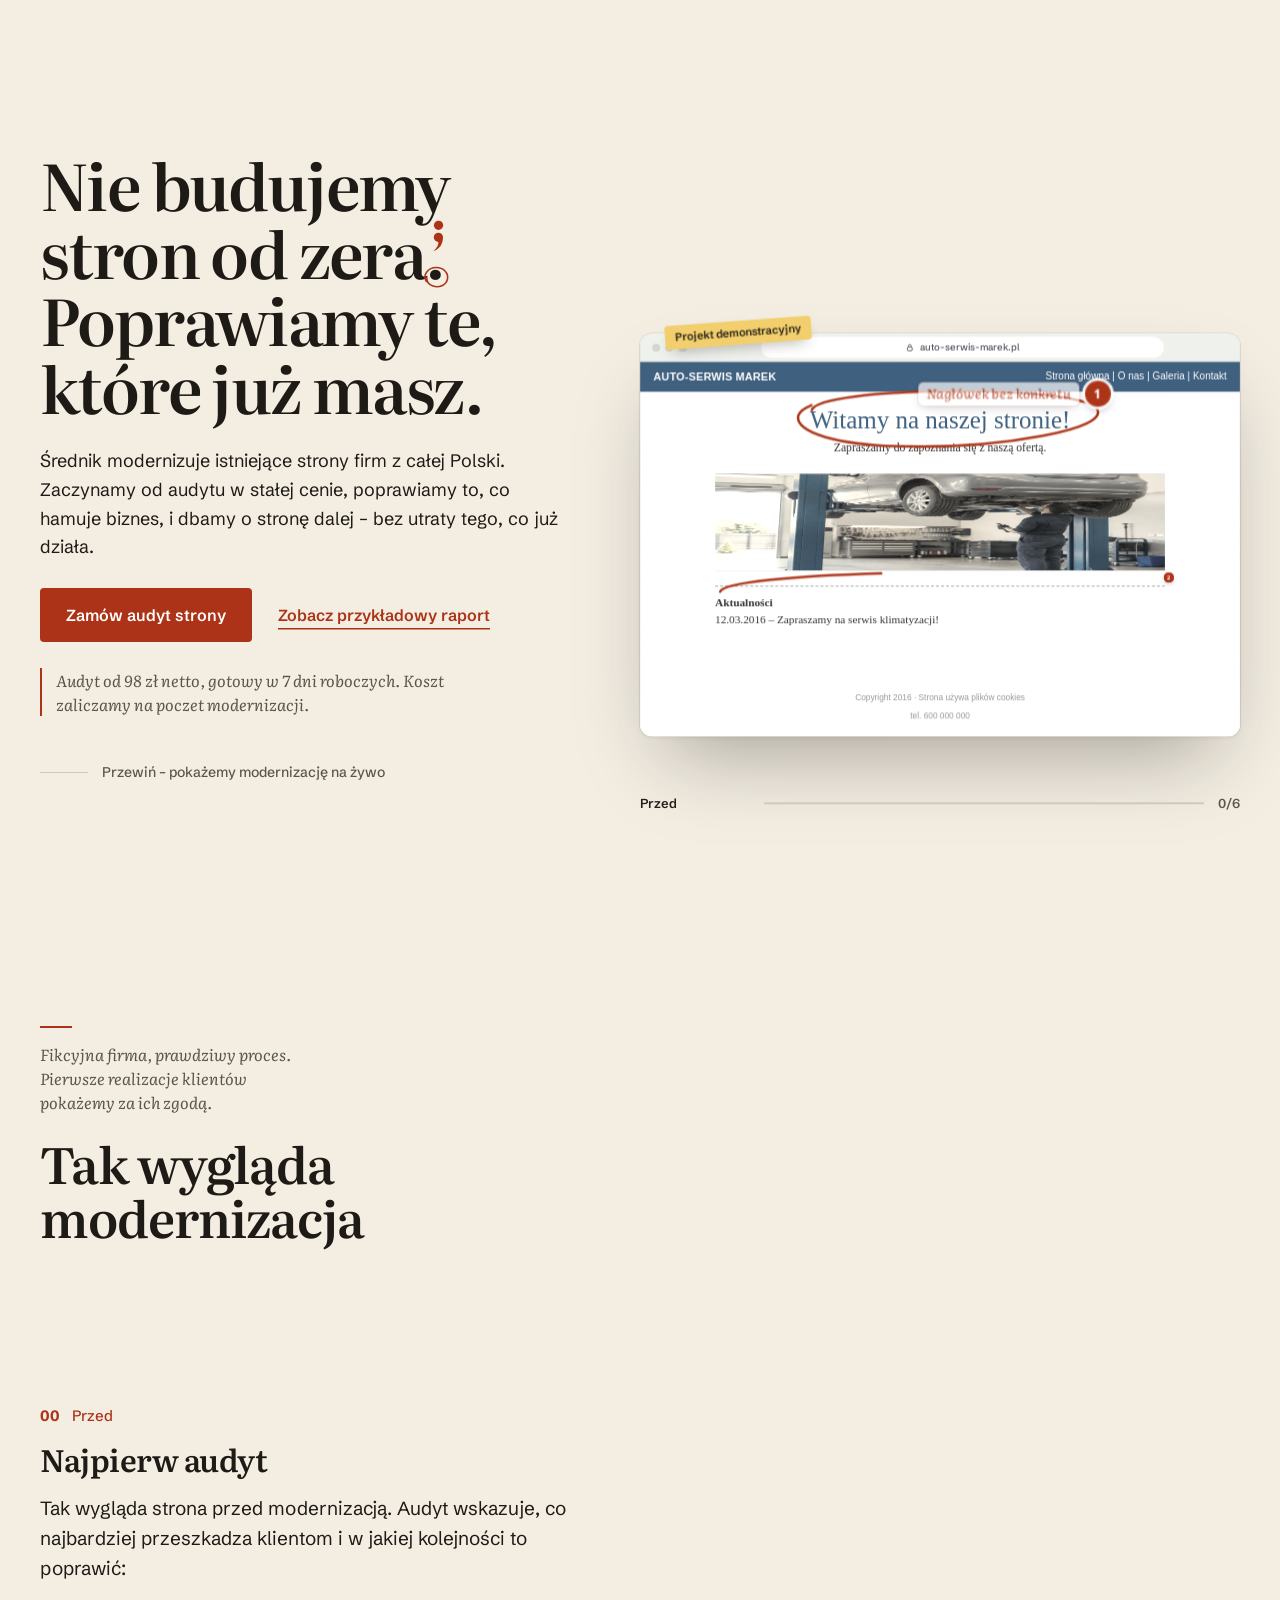
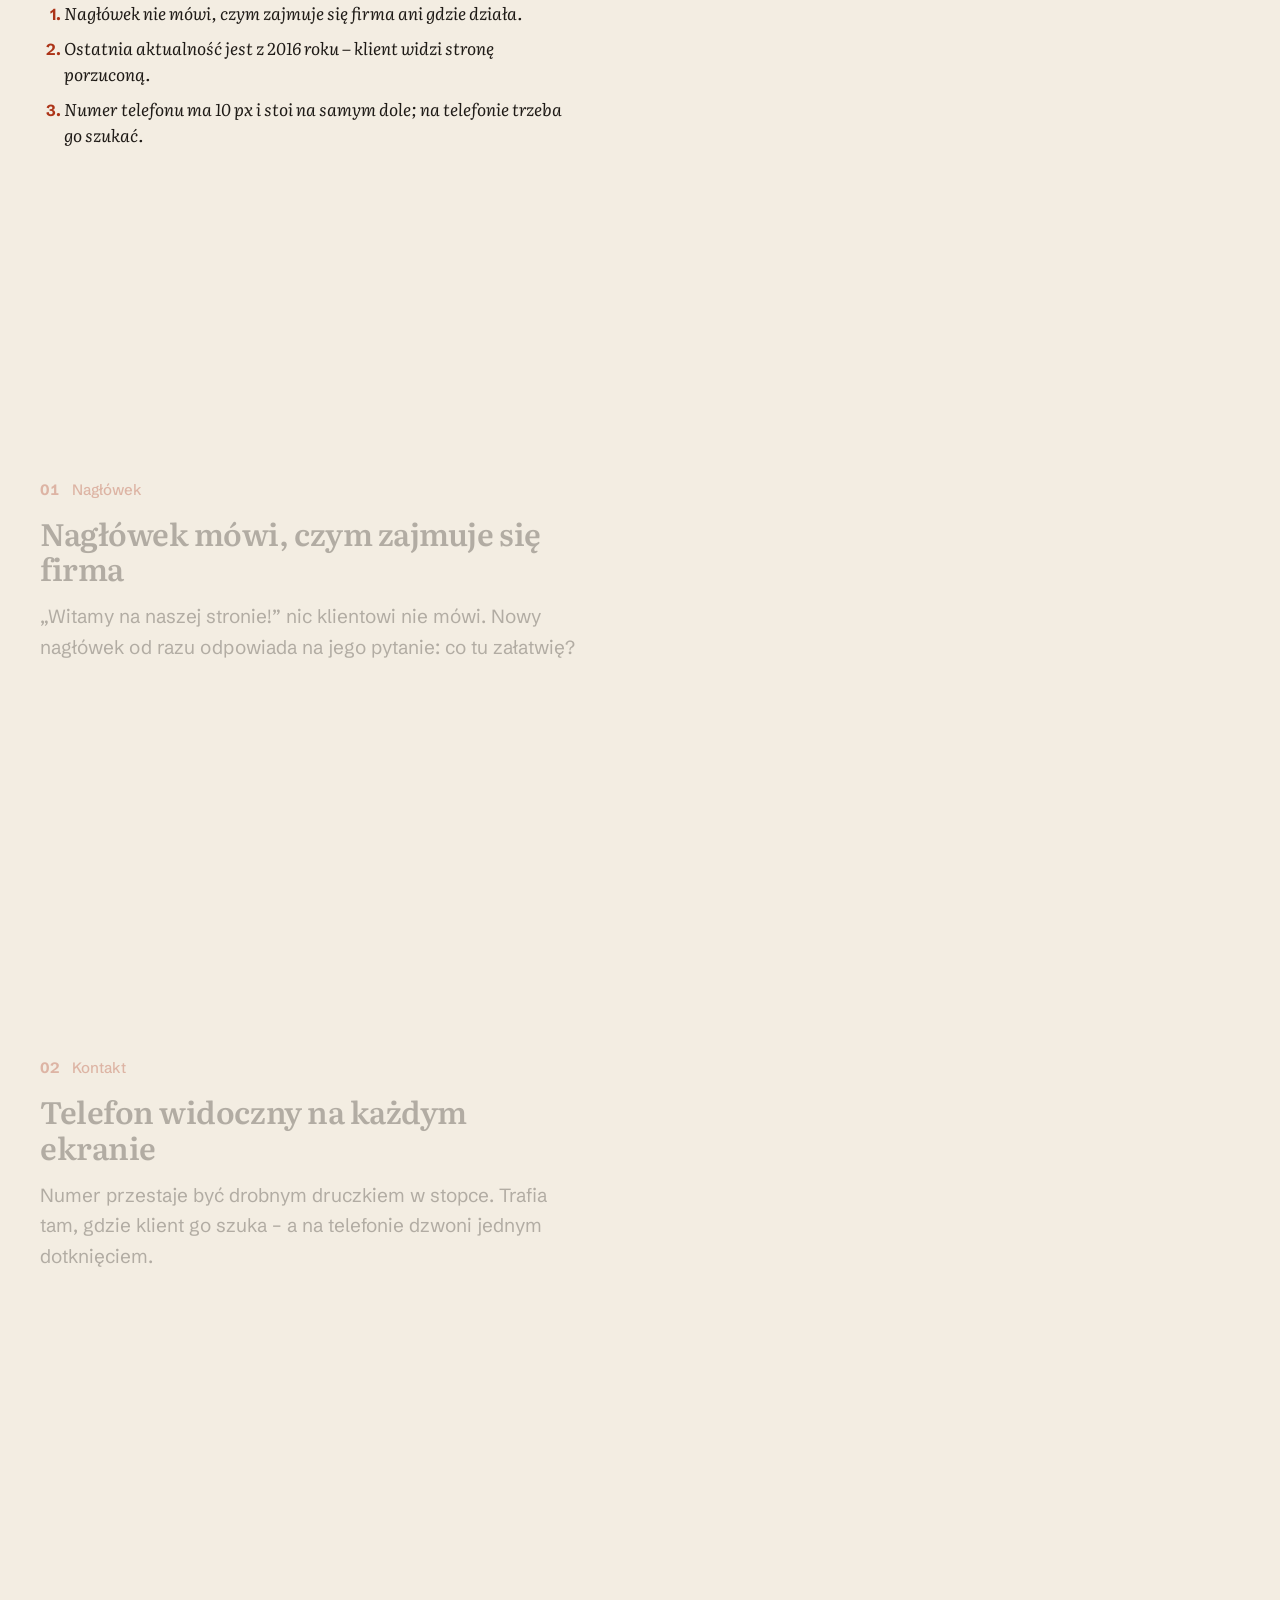
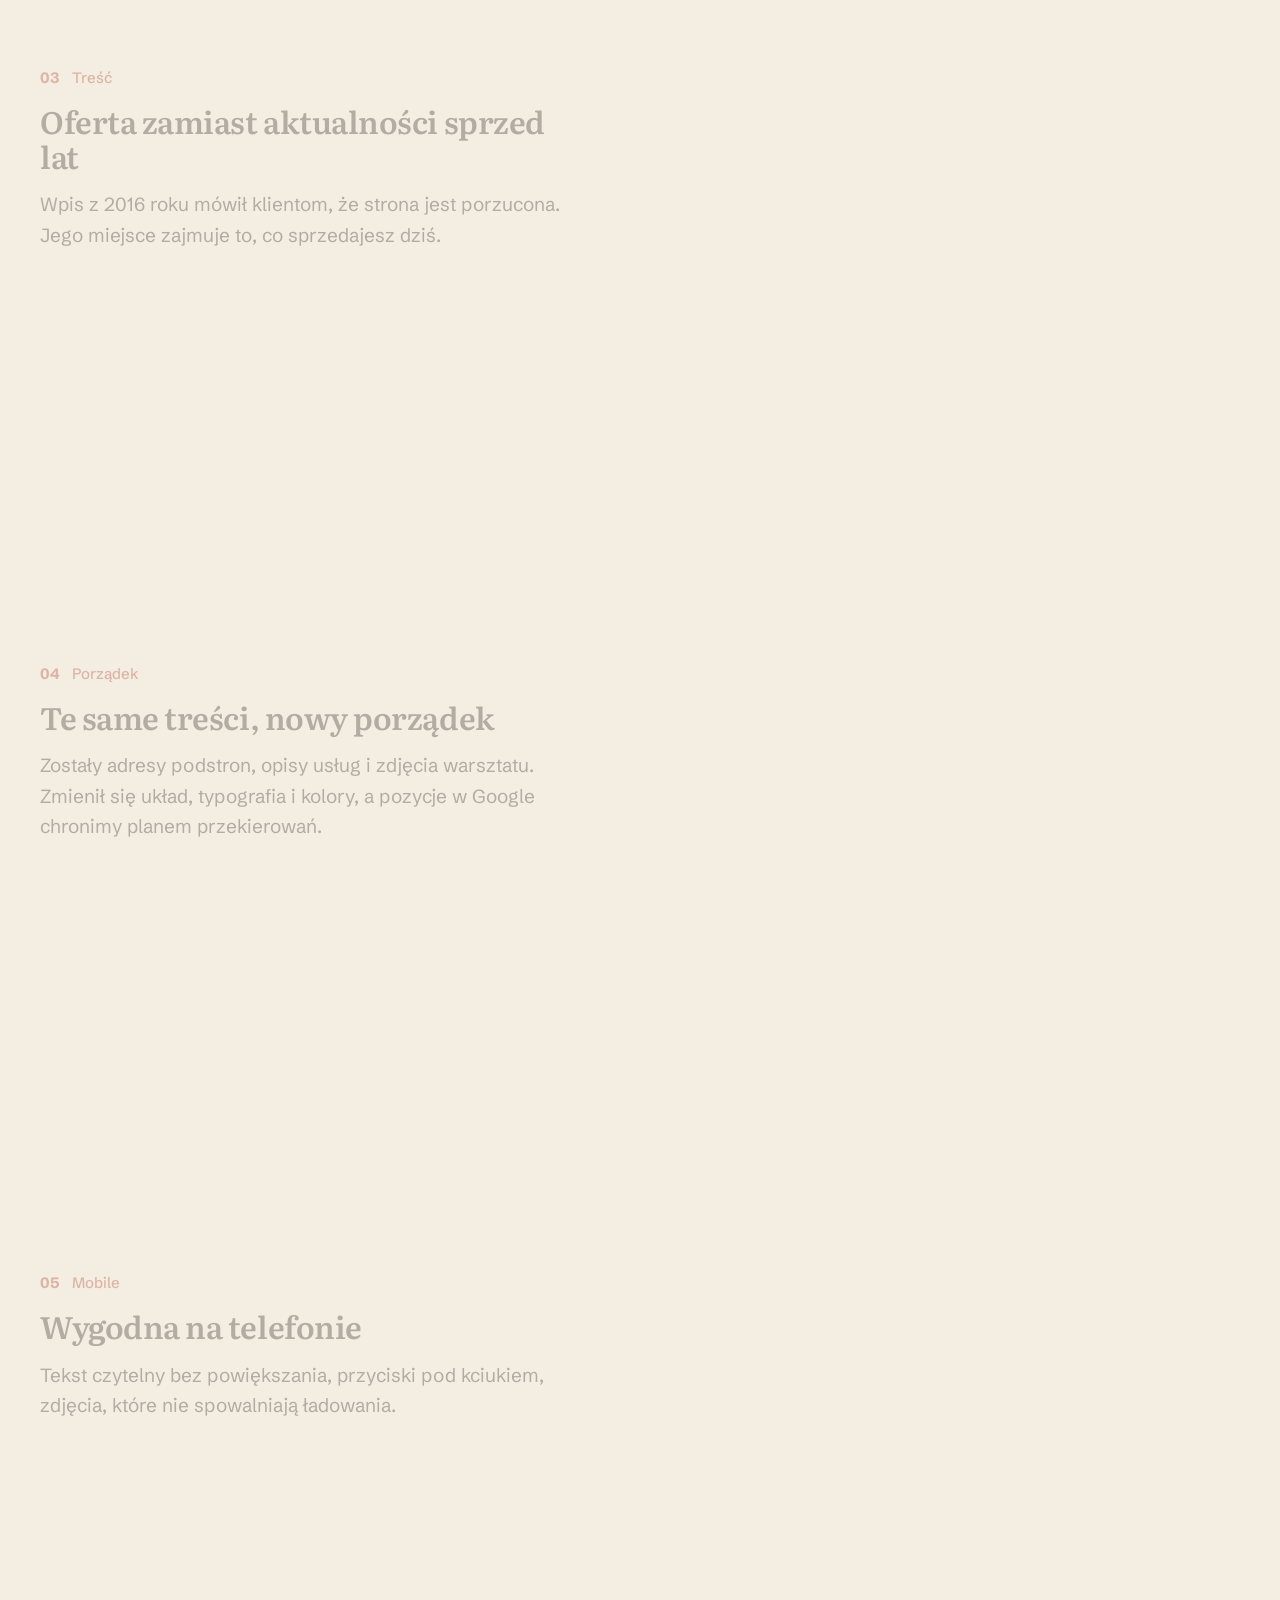
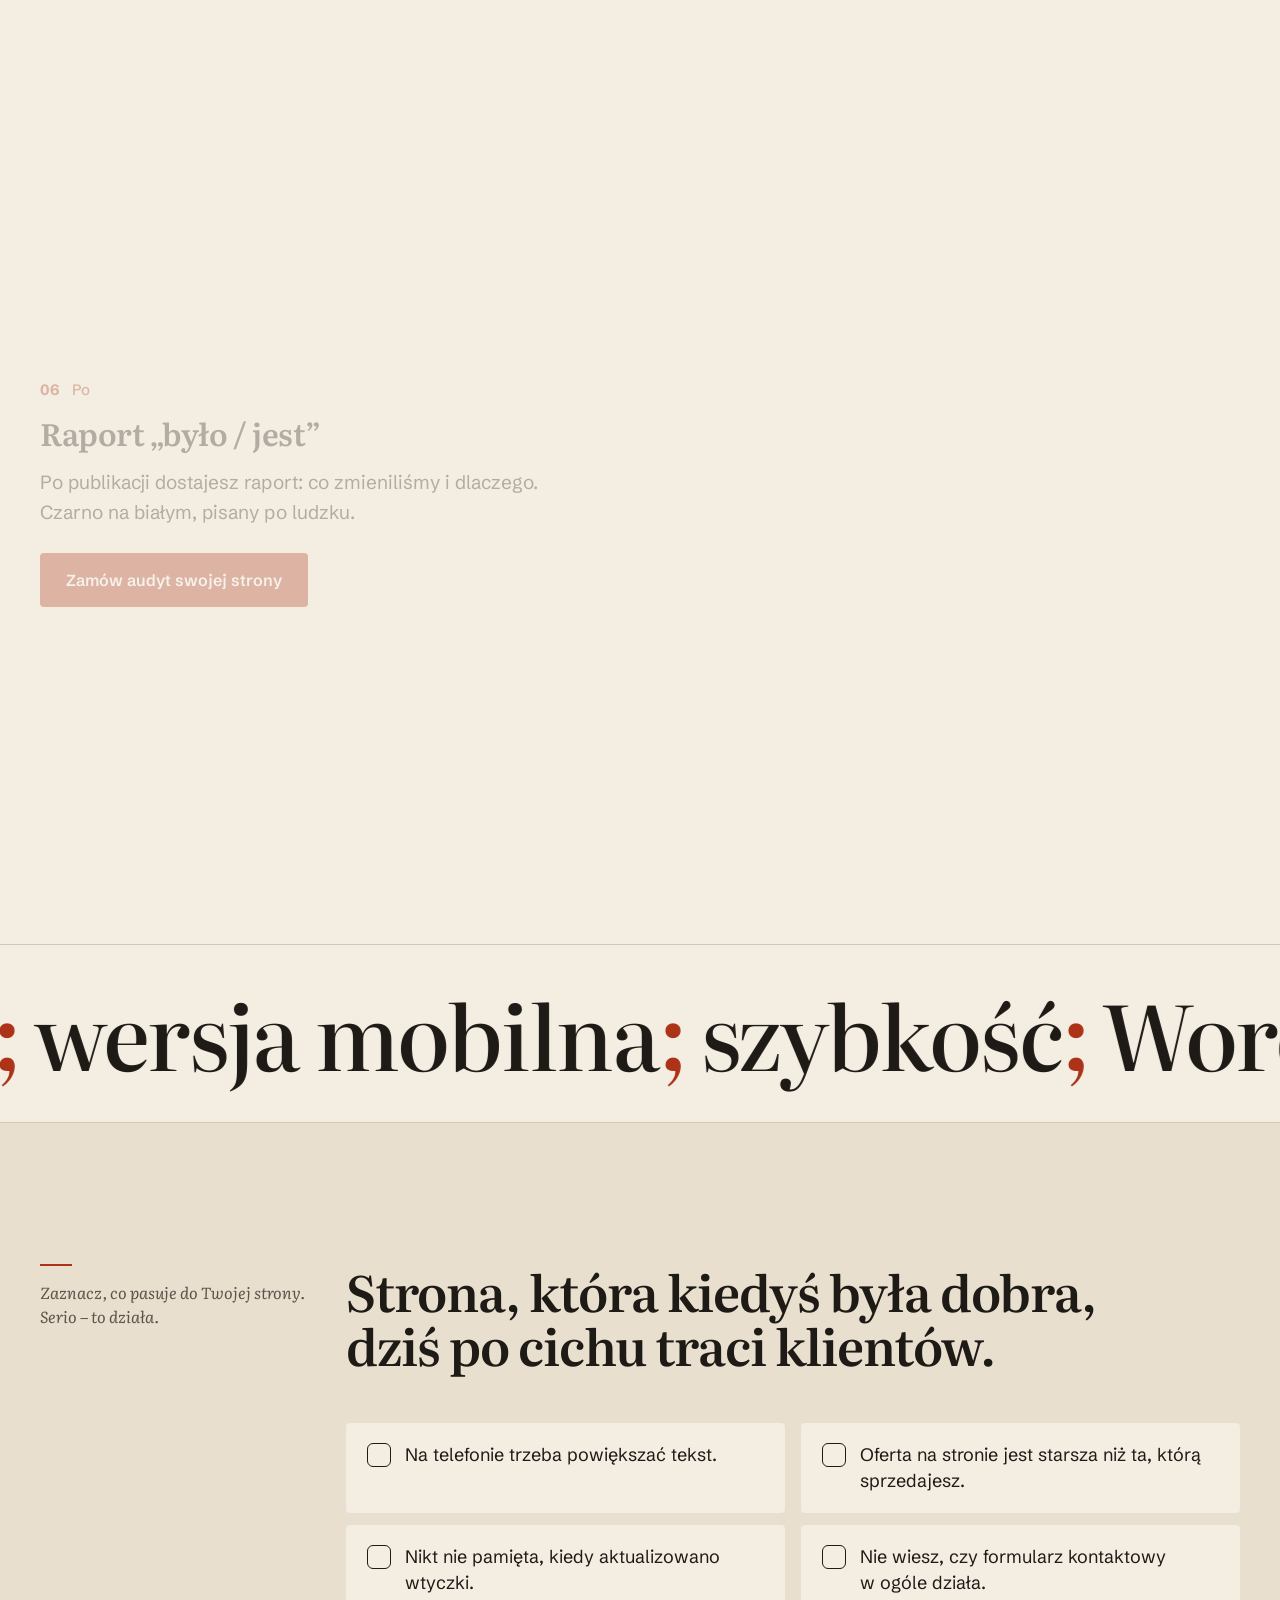
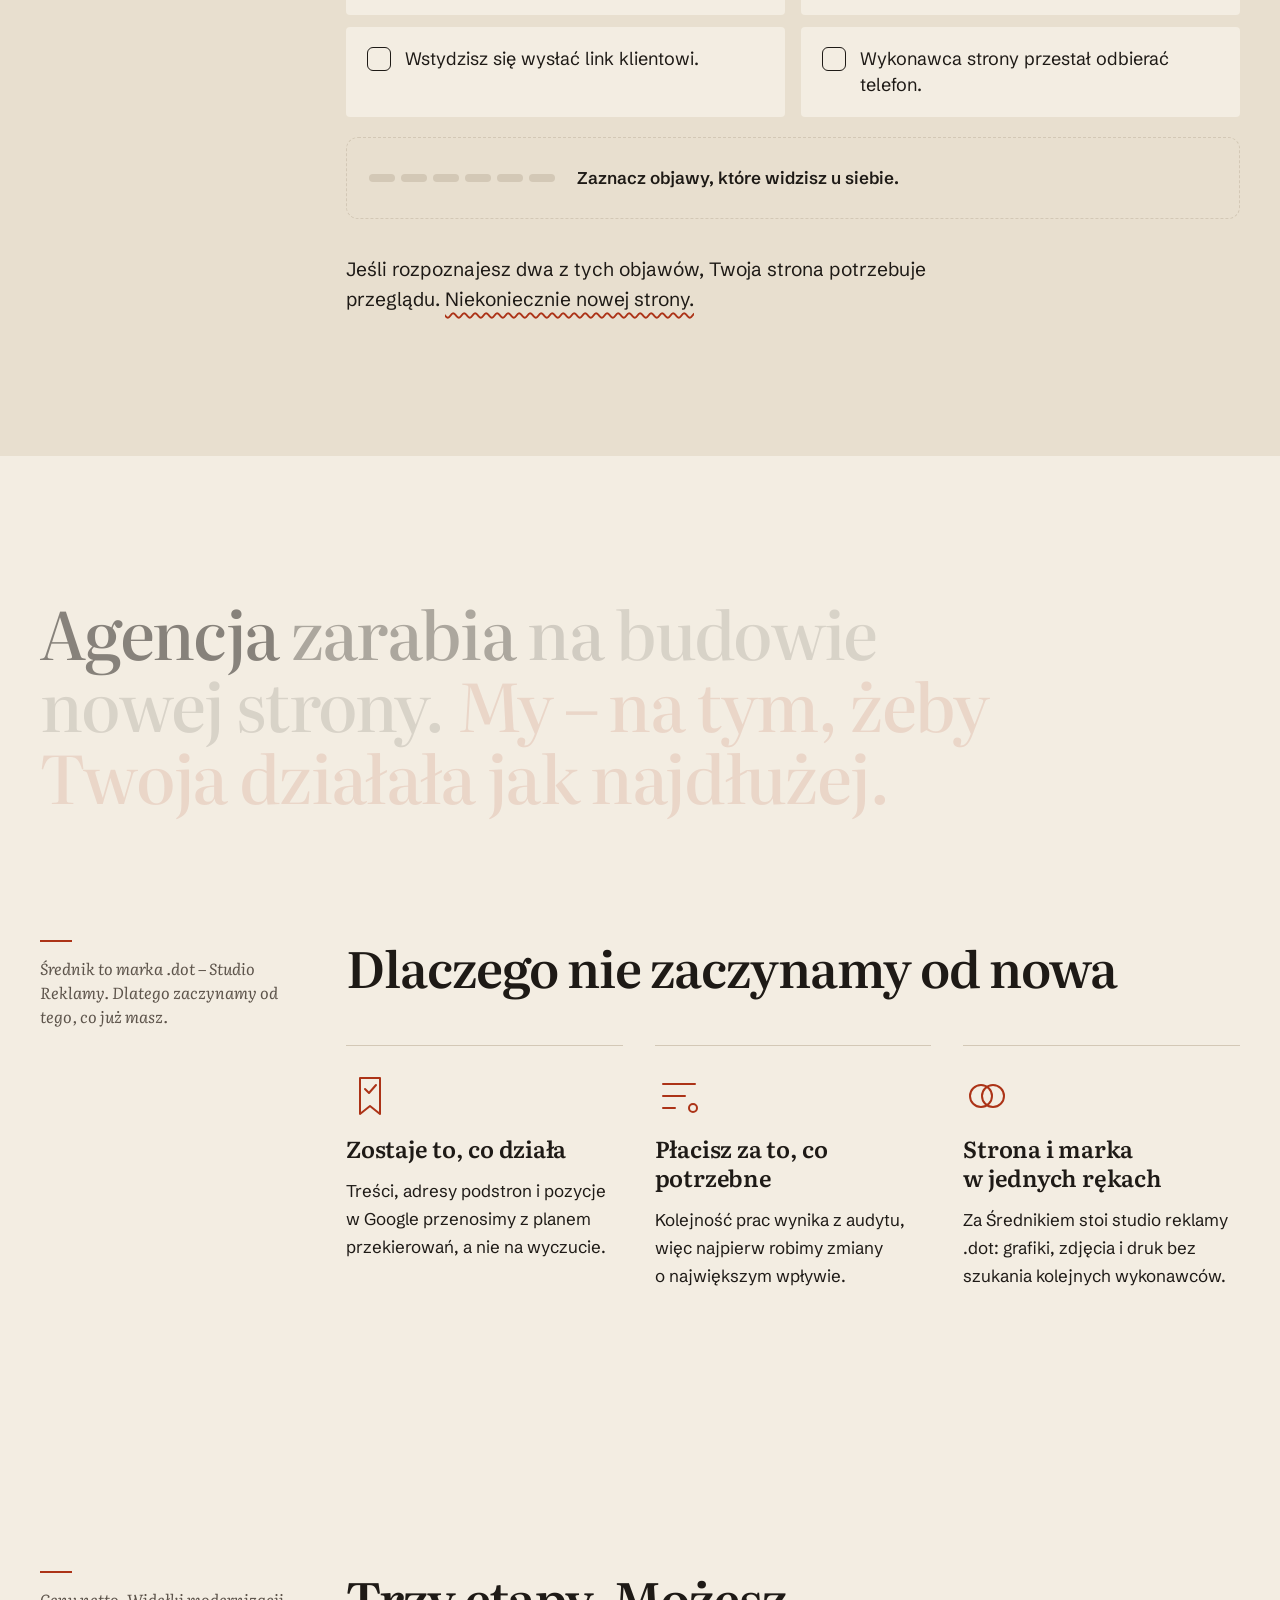
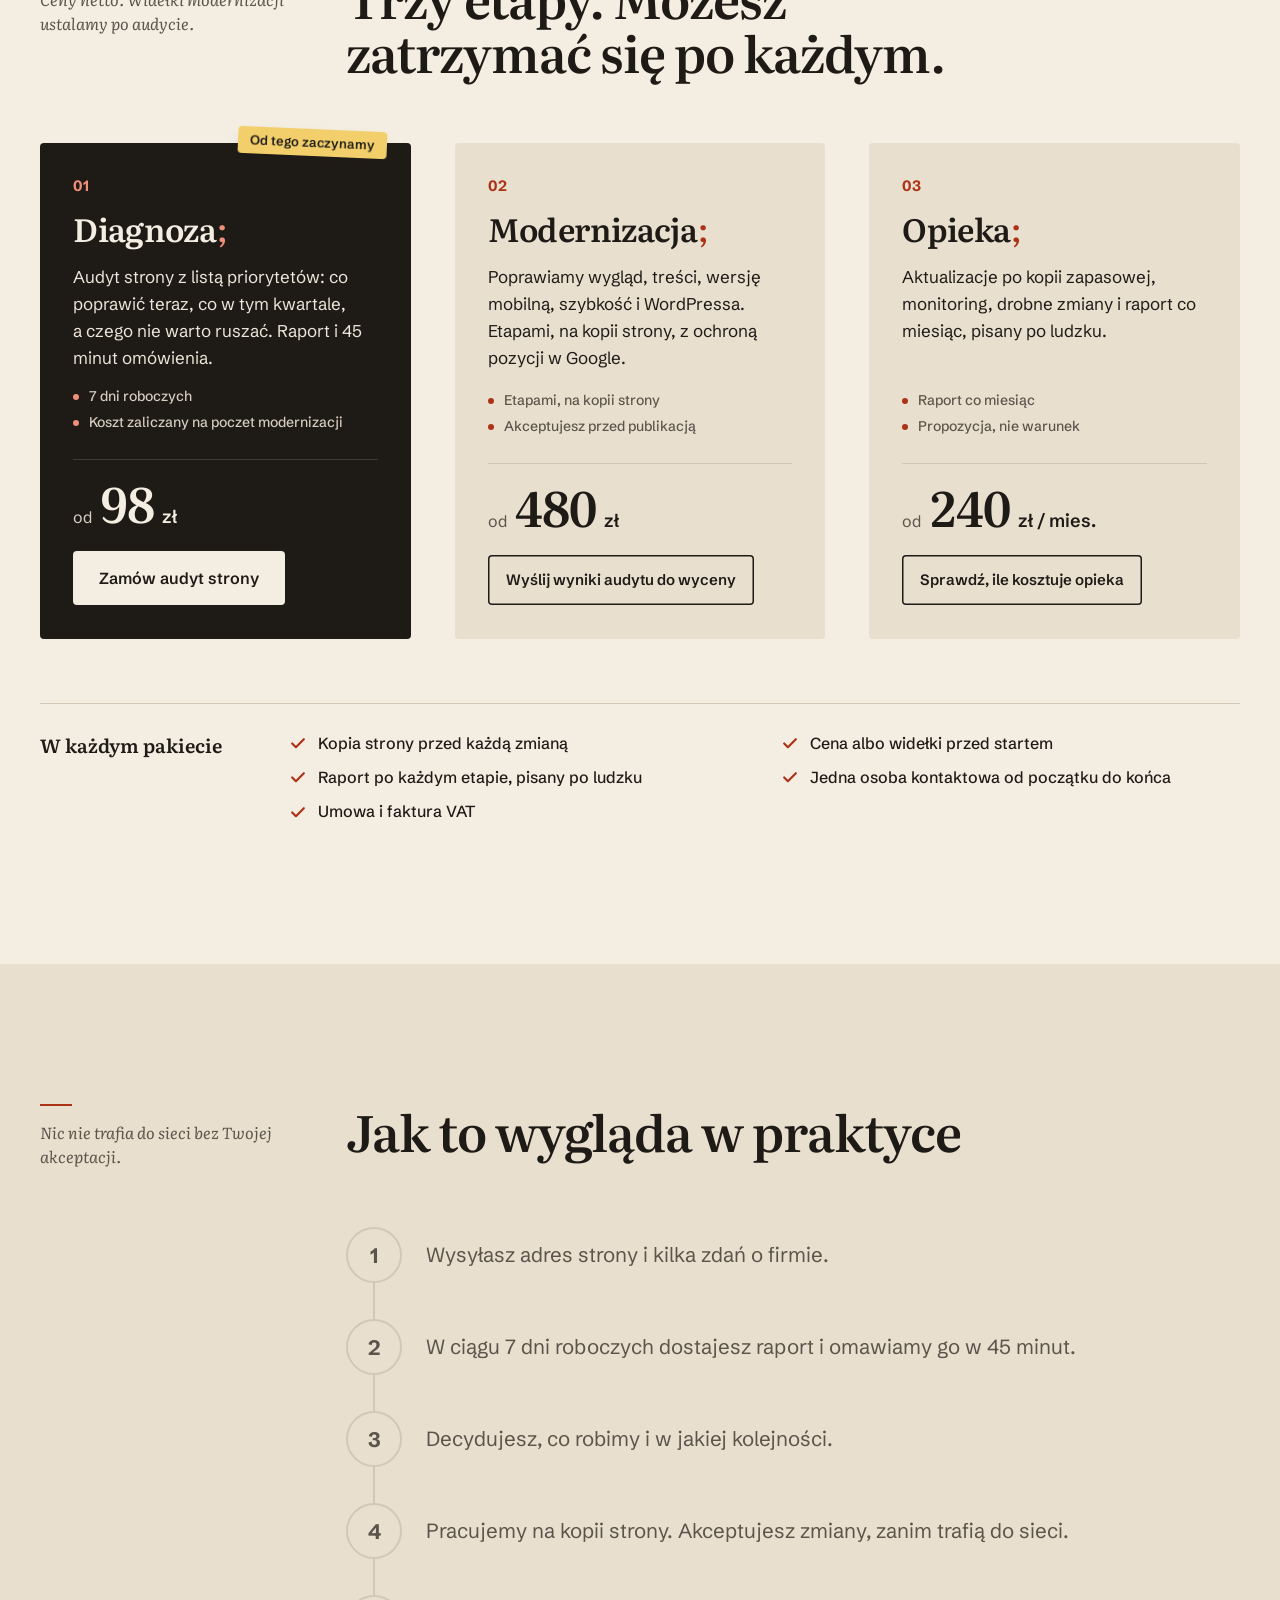
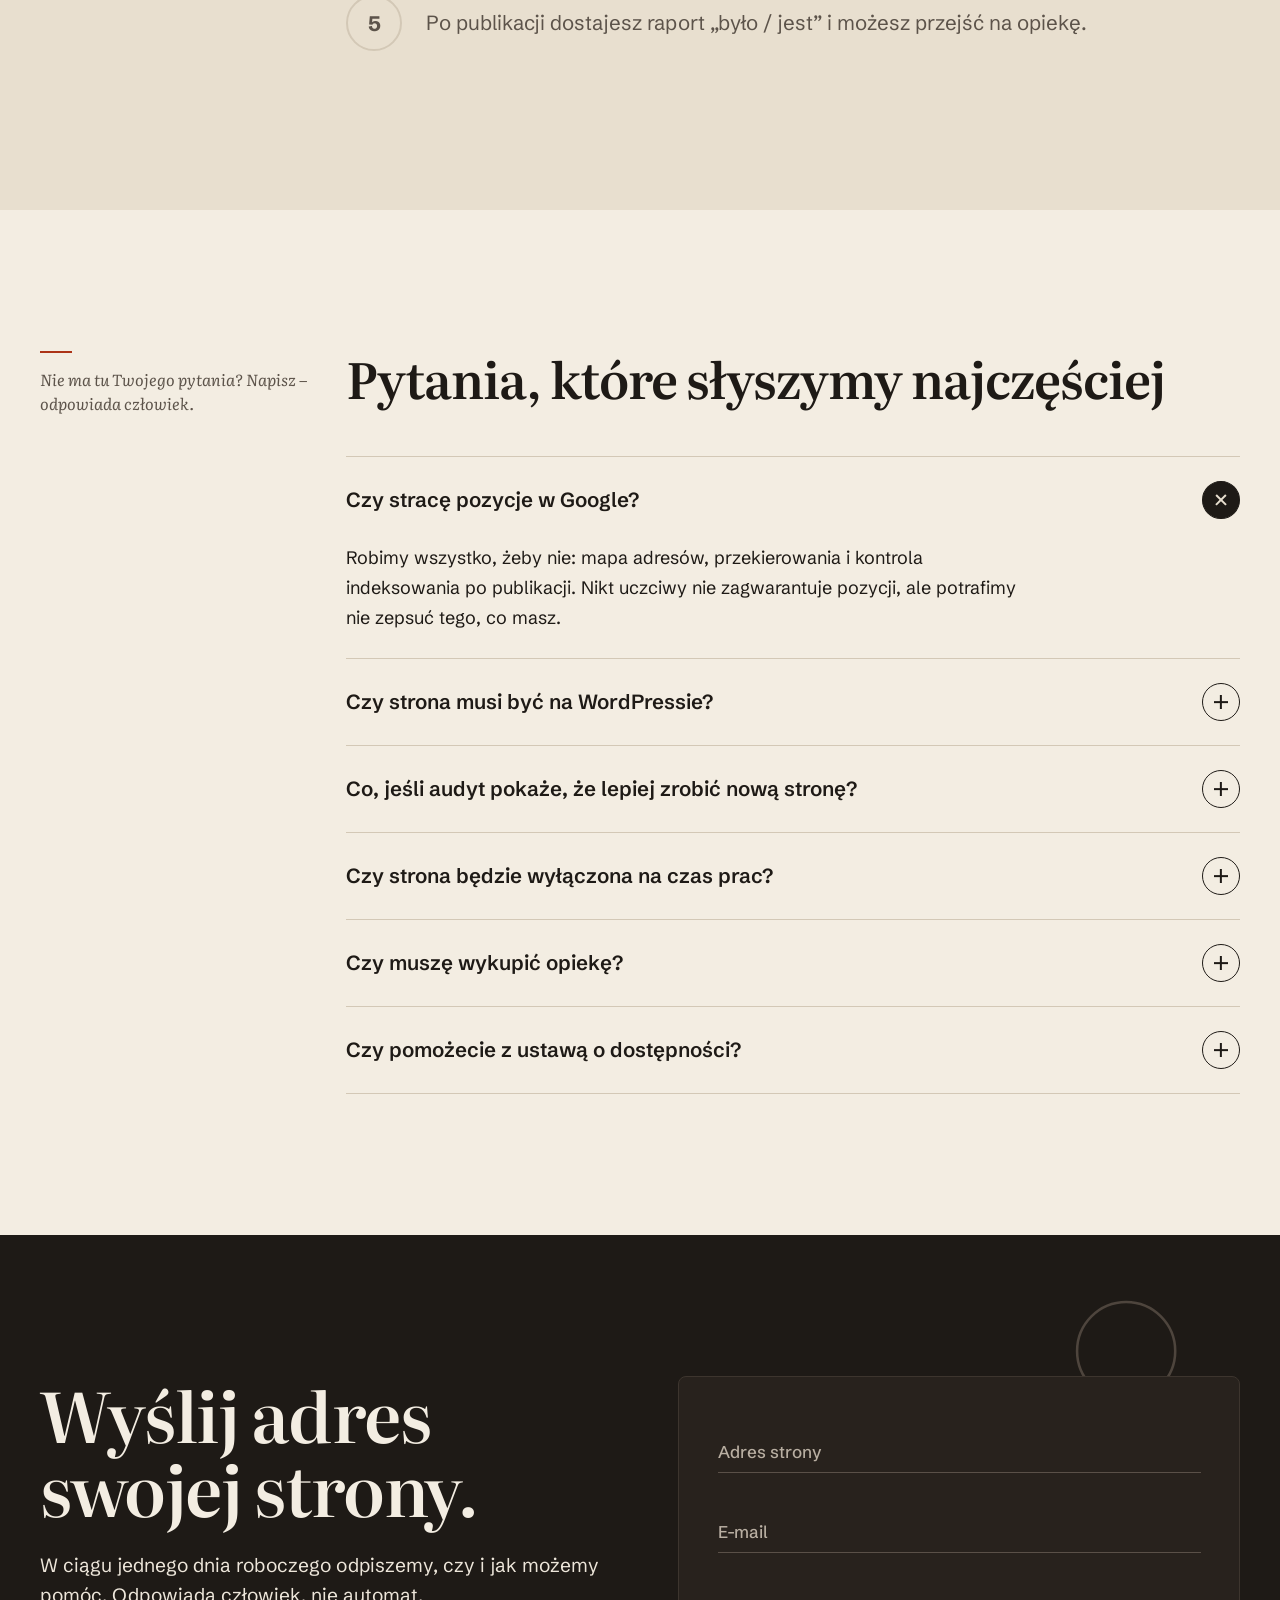
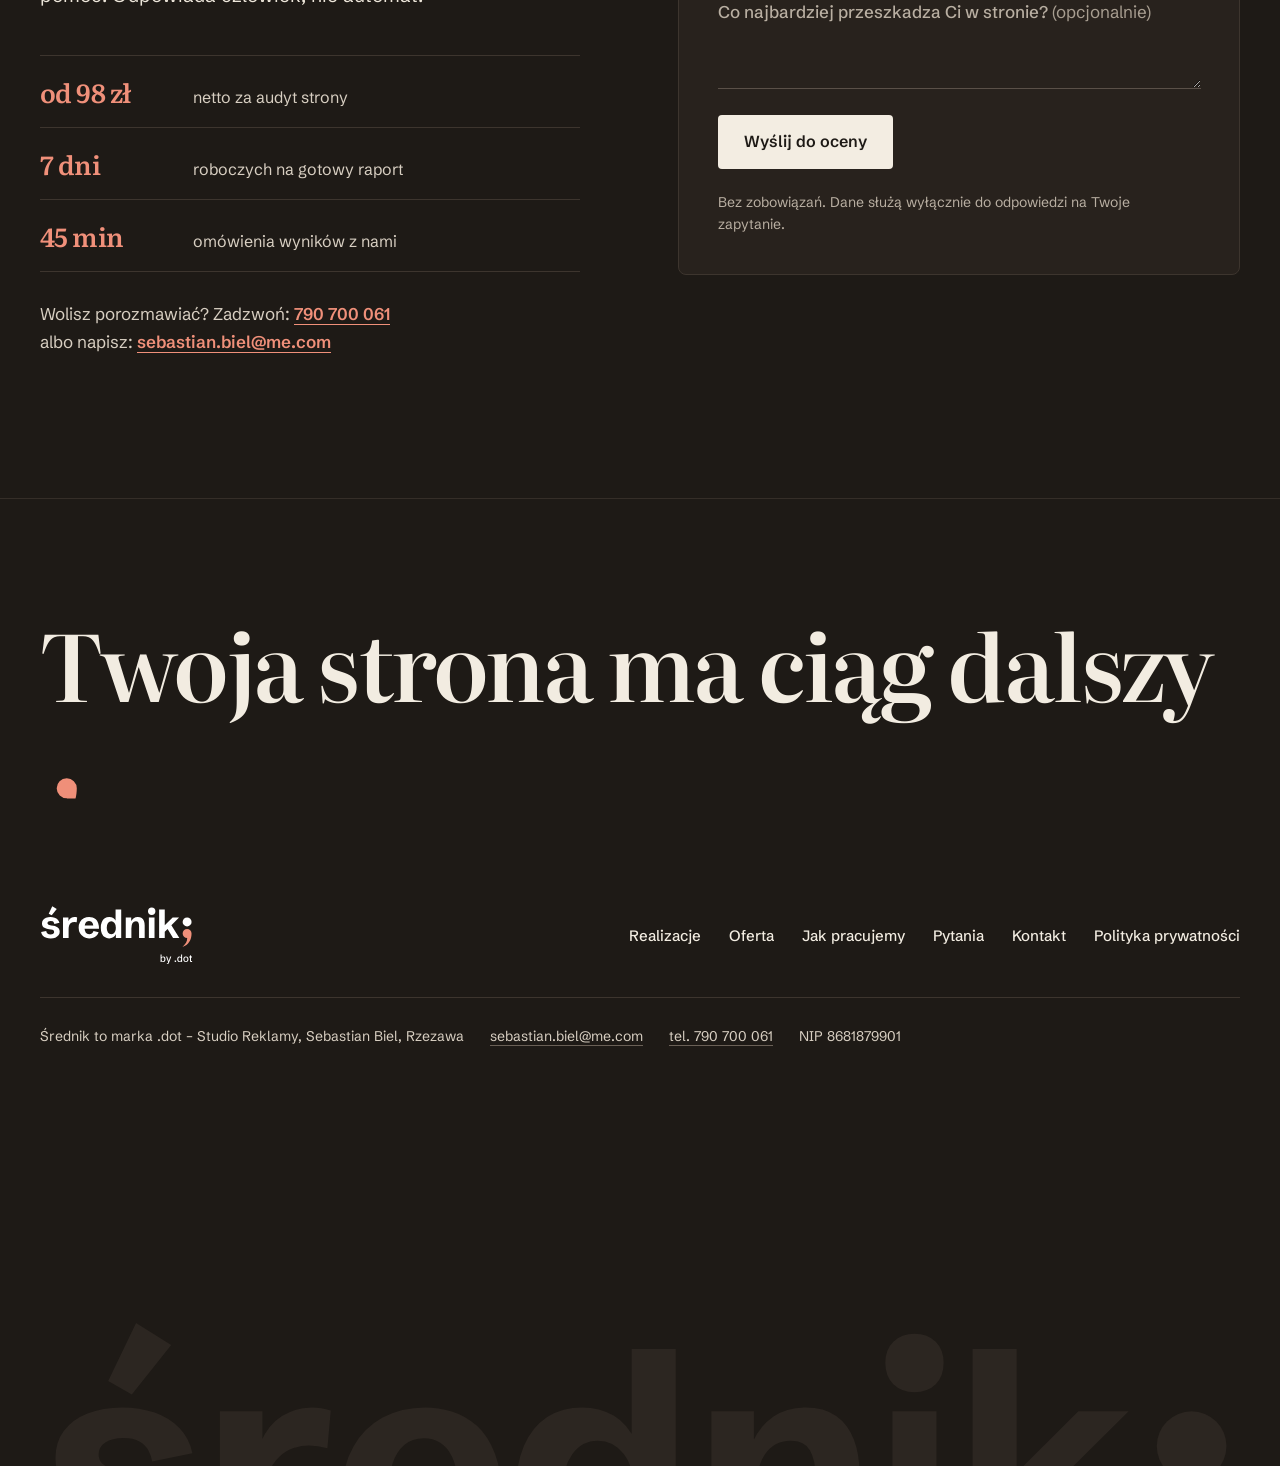
<file: index.html>
<!doctype html>
<html lang="pl" class="no-js" data-theme="light">
<head>
<meta charset="utf-8">
<meta name="viewport" content="width=device-width, initial-scale=1, viewport-fit=cover">
<title>Średnik by .dot&nbsp;– modernizacja stron internetowych</title>
<meta name="description" content="Nie budujemy stron od zera. Poprawiamy te, które już masz. Audyt strony od 98&nbsp;zł netto w 7&nbsp;dni roboczych, modernizacja na kopii strony i opieka po publikacji.">
<meta name="theme-color" content="#F3EDE2">
<link rel="icon" href="assets/img/favicon.svg" type="image/svg+xml">
<meta property="og:type" content="website">
<meta property="og:locale" content="pl_PL">
<meta property="og:site_name" content="Średnik by .dot">
<meta property="og:title" content="Średnik by .dot – Twoja strona ma ciąg dalszy;">
<meta property="og:description" content="Modernizujemy istniejące strony firm z całej Polski. Audyt w stałej cenie, poprawki na kopii strony, opieka po publikacji.">
<meta property="og:image" content="assets/img/og.png">
<meta name="twitter:card" content="summary_large_image">
<link rel="preload" href="assets/fonts/schibsted-grotesk-latin-wght-normal.woff2" as="font" type="font/woff2" crossorigin>
<link rel="preload" href="assets/fonts/literata-latin-opsz-normal.woff2" as="font" type="font/woff2" crossorigin>
<link rel="stylesheet" href="assets/css/style.css">
<script src="assets/js/boot.js"></script>
<script type="application/ld+json">
{
  "@context": "https://schema.org",
  "@type": "ProfessionalService",
  "name": "Średnik by .dot",
  "slogan": "Twoja strona ma ciąg dalszy;",
  "description": "Modernizacja istniejących stron internetowych: audyt, modernizacja i opieka nad stroną.",
  "areaServed": { "@type": "Country", "name": "Polska" },
  "address": { "@type": "PostalAddress", "addressLocality": "Rzezawa", "addressCountry": "PL" },
  "email": "sebastian.biel@me.com",
  "telephone": "+48 790 700 061",
  "taxID": "8681879901",
  "founder": { "@type": "Person", "name": "Sebastian Biel" },
  "parentOrganization": { "@type": "Organization", "name": ".dot – Studio Reklamy" },
  "makesOffer": [
    { "@type": "Offer", "name": "Diagnoza – audyt strony", "priceSpecification": { "@type": "PriceSpecification", "minPrice": 98, "priceCurrency": "PLN", "valueAddedTaxIncluded": false } },
    { "@type": "Offer", "name": "Modernizacja strony", "priceSpecification": { "@type": "PriceSpecification", "minPrice": 480, "priceCurrency": "PLN", "valueAddedTaxIncluded": false } },
    { "@type": "Offer", "name": "Opieka nad stroną", "priceSpecification": { "@type": "UnitPriceSpecification", "minPrice": 240, "priceCurrency": "PLN", "unitText": "miesiąc", "valueAddedTaxIncluded": false } }
  ]
}
</script>
</head>
<body>

<!-- Kształty logo używane w kilku miejscach strony -->
<svg class="sprite" width="0" height="0" aria-hidden="true" focusable="false">
  <defs>
    <path id="logo-word" d="M55.1 202.6Q43.2 202.6 32.6 199.1Q22 195.6 14.8 188.3Q7.7 181 5.7 169.2L32.2 164Q33.1 172.9 38.5 177.4Q44 181.9 54 181.9Q63.6 181.9 68.3 178.1Q73 174.2 73 169Q73 164.5 69.4 161.1Q65.7 157.8 56.8 156.4L47.2 154.9Q41.6 154 35.1 152.5Q28.7 150.9 23 147.9Q17.4 144.8 13.8 139.4Q10.2 133.9 10.2 125.3Q10.2 114.8 15.8 107.4Q21.4 99.9 31.3 96Q41.3 92 54.1 92Q65.9 92 75.7 95.4Q85.5 98.9 92 105.6Q98.6 112.3 100.6 122.2L74 127.7Q73.3 123.6 71.4 120.1Q69.5 116.6 65.6 114.4Q61.7 112.2 55 112.2Q47.5 112.2 43.1 115.2Q38.7 118.1 38.7 123.1Q38.7 126.8 41.2 129.2Q43.7 131.6 48 133Q52.3 134.4 57.8 135.4L68.8 137.3Q77.1 138.6 84.7 141.9Q92.3 145.3 97 151.5Q101.8 157.8 101.8 168Q101.8 179.2 95.7 186.9Q89.6 194.7 79 198.6Q68.5 202.6 55.1 202.6ZM60.6 83.5 45 74.6 63.4 36.2 86.6 50.8Z M118.7 200V94.5H146.8V118.3L145.6 115.2Q150.6 103.4 159.7 97.7Q168.8 92 179.5 92Q182.6 92 185.7 92.5Q188.8 92.9 191.9 94.1L189.7 119Q183.3 117.2 177.4 117.2Q172.6 117.2 167.4 118.8Q162.2 120.5 157.8 124.7Q153.3 128.8 150.5 136.4Q147.8 143.9 147.8 155.6V200Z M254.3 202.6Q238.8 202.6 226.5 195.8Q214.1 189 206.9 176.6Q199.7 164.2 199.7 147.1Q199.7 130.3 206.8 117.9Q213.8 105.5 226.1 98.7Q238.4 92 254.1 92Q262.8 92 271.8 94.6Q280.7 97.3 288.2 104Q295.7 110.7 300.3 122.6Q304.9 134.6 304.9 153.1H218.4V136.5H279L275.9 141.7Q275.1 131.2 272 124.7Q268.9 118.2 264.1 115.3Q259.3 112.4 253.3 112.4Q245.6 112.4 240.4 116.8Q235.3 121.2 232.7 129Q230.1 136.9 230.1 147.3Q230.1 162.9 236 172Q241.9 181.1 254.1 181.1Q262 181.1 267.8 177Q273.5 172.9 276.5 164.5L302.9 171.2Q299.1 182.1 291.6 189Q284.1 196 274.4 199.3Q264.7 202.6 254.3 202.6Z M357.4 202.6Q344.1 202.6 334.4 195.9Q324.6 189.3 319.3 176.9Q314.1 164.4 314.1 147.1Q314.1 129.7 319.4 117.3Q324.7 105 334.5 98.5Q344.3 92 357.8 92Q369.5 92 378.6 97.4Q387.8 102.8 393.4 115L390.5 115.2V53.5H419.6V200H392V178.8L392.3 180.3Q387 191.7 377.9 197.1Q368.8 202.6 357.4 202.6ZM367.9 180.5Q374.8 180.5 380.2 176.9Q385.6 173.3 388.7 165.9Q391.9 158.5 391.9 147.4Q391.9 130.8 385 122.4Q378.2 114 368.2 114Q357.6 114 351.3 122.9Q344.9 131.8 344.9 147.7Q344.9 163.2 351 171.8Q357.2 180.5 367.9 180.5Z M443.1 200V94.5H471.2V118.9L470.5 114.5Q475.3 104.1 484.1 98Q492.8 92 505.3 92Q517.6 92 525.5 97.6Q533.3 103.1 537.1 113Q540.9 122.8 540.9 135.7V200H511.8V137.6Q511.8 126.4 508.1 120.2Q504.4 114 495.3 114Q484.4 114 478.3 123.3Q472.2 132.6 472.2 151.7V200Z M562.6 200V94.5H591.7V200ZM577.2 81.9Q568.5 81.9 563.2 76.7Q557.9 71.4 557.9 62.7Q557.9 53.9 563.2 48.7Q568.5 43.4 577.2 43.4Q585.9 43.4 591.2 48.7Q596.4 53.9 596.4 62.7Q596.4 71.4 591.2 76.7Q585.9 81.9 577.2 81.9Z M615.5 200V53.5H644.6V135.1L685.3 94.5H718.5L678.8 134L720 200H687.5L659.3 154.1L644.6 168.7V200Z"/>
    <path id="logo-by" d="M636.9 324.6Q634.1 324.6 631.5 323.3Q629 321.9 627.6 318.7L627.9 318.5V324H623V285.9H628.2V302.2L627.7 301.8Q628.9 298.8 631.5 297.4Q634 296 636.9 296Q640.3 296 642.8 297.7Q645.4 299.4 646.8 302.7Q648.2 305.9 648.2 310.3Q648.2 314.7 646.8 318Q645.4 321.2 642.8 322.9Q640.3 324.6 636.9 324.6ZM635.3 320.5Q638.5 320.5 640.6 317.8Q642.6 315.1 642.6 310.2Q642.6 305.4 640.6 302.7Q638.7 300.1 635.4 300.1Q633.3 300.1 631.6 301.2Q630 302.2 629 304.5Q628 306.7 628 310.2Q628 315.4 630.1 317.9Q632.3 320.5 635.3 320.5Z M655.6 333.9V329.8H659.9Q660.4 329.8 660.7 329.5Q660.9 329.3 661.1 328.6L663 323.5L662.5 325.6L651.3 296.6H657L665.3 321L664.4 320.8L672.7 296.6H678.4L665.5 330.4Q664.8 332.1 663.4 333Q662 333.9 660.3 333.9Z  M699.6 324.6Q697.8 324.6 696.6 323.4Q695.4 322.2 695.4 320.4Q695.4 318.6 696.6 317.4Q697.8 316.2 699.6 316.2Q701.4 316.2 702.6 317.4Q703.8 318.6 703.8 320.4Q703.8 322.2 702.6 323.4Q701.4 324.6 699.6 324.6Z M720.3 324.6Q716.9 324.6 714.4 322.9Q711.8 321.1 710.4 317.9Q709 314.7 709 310.3Q709 305.8 710.4 302.6Q711.9 299.4 714.4 297.7Q716.9 296 720.3 296Q723.1 296 725.7 297.3Q728.2 298.7 729.6 301.9L729.1 302V285.9H734.2V324H729.4V318.3L729.5 318.7Q728.3 321.7 725.8 323.2Q723.2 324.6 720.3 324.6ZM721.9 320.5Q723.9 320.5 725.6 319.4Q727.3 318.3 728.3 316.1Q729.3 313.8 729.3 310.4Q729.3 305.1 727.1 302.6Q725 300.1 721.9 300.1Q718.7 300.1 716.6 302.8Q714.6 305.4 714.6 310.4Q714.6 315.2 716.6 317.8Q718.5 320.5 721.9 320.5Z M753.8 324.6Q749.9 324.6 746.9 322.8Q743.9 321 742.2 317.8Q740.5 314.5 740.5 310.3Q740.5 306 742.2 302.8Q743.9 299.6 746.9 297.8Q749.9 296 753.8 296Q757.8 296 760.8 297.8Q763.8 299.6 765.5 302.8Q767.1 306 767.1 310.3Q767.1 314.5 765.5 317.8Q763.8 321 760.8 322.8Q757.8 324.6 753.8 324.6ZM753.8 320.5Q757.4 320.5 759.5 317.8Q761.6 315 761.6 310.3Q761.6 305.5 759.5 302.8Q757.4 300.1 753.8 300.1Q750.2 300.1 748.1 302.8Q746.1 305.5 746.1 310.3Q746.1 315 748.1 317.8Q750.2 320.5 753.8 320.5Z M779.8 324Q777.8 324 776.5 322.8Q775.1 321.6 775.1 319.7V300.7H770.9V296.6H775.1V290.9L780.3 289.8V296.6H785.6V300.7H780.3V318.5Q780.3 319.3 780.5 319.6Q780.8 319.9 781.6 319.9H785.8V324Z"/>
    <g id="mock-photo">
                    <rect width="400" height="240" fill="#E7ECF1"/>
                    <rect x="34" y="26" width="332" height="182" fill="#27303B"/>
                    <rect x="34" y="26" width="332" height="40" fill="#CDD6DF"/>
                    <path d="M34 36h332M34 46h332M34 56h332" stroke="#B9C4CF" stroke-width="2"/>
                    <path d="M200 66v12" stroke="#8D99A6" stroke-width="2"/>
                    <path d="M184 78h32l-6 8h-20z" fill="#F4E04D"/>
                    <path d="M190 86h20l60 122H130z" fill="#F4E04D" opacity=".12"/>
                    <path d="M56 96h40v56H56zM304 96h40v56h-40z" fill="#323C49"/>
                    <path d="M62 104h28M62 114h20M310 104h28M310 114h22" stroke="#5B6876" stroke-width="3" stroke-linecap="round"/>
                    <rect y="208" width="400" height="32" fill="#C6CFD8"/>
                    <path d="M0 208h400" stroke="#AEB9C4" stroke-width="2"/>
                    <g transform="translate(70 118)">
                      <ellipse cx="130" cy="90" rx="128" ry="7" fill="#11161C" opacity=".35"/>
                      <path d="M8 62C8 48 18 42 34 40l36-4c14-16 34-24 62-24h28c22 0 38 10 50 24l22 4c14 3 20 10 20 22v8c0 4-3 6-7 6H15c-4 0-7-2-7-6z" fill="#C2410C"/>
                      <path d="M80 38c12-14 28-19 48-19h6v19zM142 19h16c18 0 30 7 40 19h-56z" fill="#DDE6EF"/>
                      <path d="M20 58h228" stroke="#9A330A" stroke-width="2"/>
                      <circle cx="62" cy="76" r="19" fill="#1E1A16"/><circle cx="62" cy="76" r="8" fill="#C9CDC4"/>
                      <circle cx="200" cy="76" r="19" fill="#1E1A16"/><circle cx="200" cy="76" r="8" fill="#C9CDC4"/>
                      <rect x="238" y="47" width="12" height="7" rx="3.5" fill="#F4E04D"/>
                    </g>
    </g>
    <path id="logo-comma" d="M 783.07 177 C 783.07 210.35 768.12 235.65 735.92 247.15 C 752.02 231.05 761.22 217.25 760.53 200 A 23 23 0 1 1 783.07 177 Z"/>
  </defs>
</svg>

<!-- Intro: logo składa się z kropki i przecinka -->
<div class="intro" aria-hidden="true">
  <svg class="intro__logo" viewBox="0 20 800 330">
    <defs><clipPath id="intro-clip"><rect class="intro__clip" x="0" y="0" width="0" height="400"/></clipPath></defs>
    <use href="#logo-word" class="intro__word" clip-path="url(#intro-clip)" fill="#1E1A16"/>
    <circle class="intro__dot" cx="760.07" cy="117.53" r="23" fill="#1E1A16"/>
    <use href="#logo-comma" class="intro__comma" fill="#AC3317"/>
    <use href="#logo-by" class="intro__by" fill="#1E1A16"/>
  </svg>
</div>

<a class="skip" href="#tresc">Przejdź do treści</a>

<header class="hdr" data-hdr>
  <div class="wrap hdr__in">
    <a class="hdr__logo" href="#top" aria-label="Średnik by .dot – strona główna">
      <svg viewBox="0 30 792 225" role="img" aria-label="Średnik by .dot">
        <use href="#logo-word" fill="currentColor"/>
        <circle class="logo-dot" cx="760.07" cy="117.53" r="23" fill="currentColor"/>
        <use href="#logo-comma" class="logo-comma" fill="#AC3317"/>
      </svg>
    </a>
    <nav class="hdr__nav" aria-label="Główna">
      <a href="#realizacje">Realizacje</a>
      <a href="#oferta">Oferta</a>
      <a href="#proces">Jak pracujemy</a>
      <a href="#o-nas">O nas</a>
    </nav>
    <a class="btn btn--primary btn--sm hdr__cta" href="#kontakt" data-magnetic><span class="btn__label">Zamów audyt</span></a>
    <button class="hdr__burger" type="button" aria-expanded="false" aria-controls="menu" aria-label="Otwórz menu" data-burger>
      <span></span><span></span>
    </button>
  </div>
  <div class="hdr__progress" data-progress></div>
</header>

<div class="menu" id="menu" data-menu hidden>
  <nav class="menu__nav" aria-label="Menu mobilne">
    <a href="#realizacje"><span>Realizacje</span></a>
    <a href="#oferta"><span>Oferta</span></a>
    <a href="#proces"><span>Jak pracujemy</span></a>
    <a href="#o-nas"><span>O nas</span></a>
    <a href="#faq"><span>Pytania</span></a>
  </nav>
  <a class="btn btn--primary menu__cta" href="#kontakt"><span class="btn__label">Zamów audyt strony</span></a>
  <p class="menu__tag">Twoja strona ma ciąg dalszy<span>;</span></p>
</div>

<main id="tresc">

<!-- ============ HERO + MODERNIZACJA NA ŻYWO ============ -->
<section class="story" id="top" data-story>
  <div class="wrap story__grid">

    <div class="story__text">
      <div class="hero">
        <h1 class="hero__title" data-hero="title">Nie budujemy stron od zera<span class="fix">.<svg class="fix__mark" viewBox="0 0 60 104" aria-hidden="true"><path class="fix__ring" d="M15 85c-6-10 3-21 15-21 11 0 19 8 17 18-2 9-13 13-22 10-7-2-10-8-9-12"/><g class="fix__semi" transform="translate(33 -6) scale(.31) translate(-760 -100)"><circle cx="760.07" cy="117.53" r="23"/><use href="#logo-comma"/></g></svg></span> Poprawiamy te, które już masz.</h1>
        <p class="hero__lead" data-hero="lead">Średnik modernizuje istniejące strony firm z&nbsp;całej Polski. Zaczynamy od audytu w&nbsp;stałej cenie, poprawiamy to, co hamuje biznes, i&nbsp;dbamy o&nbsp;stronę dalej&nbsp;– bez utraty tego, co już działa.</p>
        <div class="hero__ctas" data-hero="ctas">
          <a class="btn btn--primary" href="#kontakt" data-magnetic><span class="btn__label">Zamów audyt strony</span></a>
          <a class="link-arrow" href="#raport">Zobacz przykładowy raport</a>
        </div>
        <p class="note-line" data-hero="note">Audyt od 98&nbsp;zł netto, gotowy w&nbsp;7&nbsp;dni roboczych. Koszt zaliczamy na poczet modernizacji.</p>
        <a class="scroll-cue" href="#realizacje" data-hero="cue">
          <span class="scroll-cue__line" aria-hidden="true"></span>
          Przewiń&nbsp;– pokażemy modernizację na żywo
        </a>
      </div>

      <div class="steps" id="realizacje">
        <header class="steps__intro">
          <p class="note" data-note>Fikcyjna firma, prawdziwy proces. Pierwsze realizacje klientów pokażemy za ich zgodą.</p>
          <h2 class="h2" data-split>Tak wygląda modernizacja</h2>
        </header>

        <article class="step" data-step="0">
          <p class="step__num"><span>00</span> Przed</p>
          <h3 class="step__title">Najpierw audyt</h3>
          <p>Tak wygląda strona przed modernizacją. Audyt wskazuje, co najbardziej przeszkadza klientom i&nbsp;w&nbsp;jakiej kolejności to poprawić:</p>
          <ol class="step__issues">
            <li>Nagłówek nie mówi, czym zajmuje się firma ani gdzie działa.</li>
            <li>Ostatnia aktualność jest z&nbsp;2016&nbsp;roku&nbsp;– klient widzi stronę porzuconą.</li>
            <li>Numer telefonu ma 10&nbsp;px i&nbsp;stoi na samym dole; na telefonie trzeba go szukać.</li>
          </ol>
        </article>

        <article class="step" data-step="1">
          <p class="step__num"><span>01</span> Nagłówek</p>
          <h3 class="step__title">Nagłówek mówi, czym zajmuje się firma</h3>
          <p>„Witamy na naszej stronie!” nic klientowi nie mówi. Nowy nagłówek od razu odpowiada na jego pytanie: co tu załatwię?</p>
        </article>

        <article class="step" data-step="2">
          <p class="step__num"><span>02</span> Kontakt</p>
          <h3 class="step__title">Telefon widoczny na każdym ekranie</h3>
          <p>Numer przestaje być drobnym druczkiem w&nbsp;stopce. Trafia tam, gdzie klient go szuka&nbsp;– a&nbsp;na telefonie dzwoni jednym dotknięciem.</p>
        </article>

        <article class="step" data-step="3">
          <p class="step__num"><span>03</span> Treść</p>
          <h3 class="step__title">Oferta zamiast aktualności sprzed lat</h3>
          <p>Wpis z&nbsp;2016&nbsp;roku mówił klientom, że strona jest porzucona. Jego miejsce zajmuje to, co sprzedajesz dziś.</p>
        </article>

        <article class="step" data-step="4">
          <p class="step__num"><span>04</span> Porządek</p>
          <h3 class="step__title">Te same treści, nowy porządek</h3>
          <p>Zostały adresy podstron, opisy usług i&nbsp;zdjęcia warsztatu. Zmienił się układ, typografia i&nbsp;kolory, a&nbsp;pozycje w&nbsp;Google chronimy planem przekierowań.</p>
        </article>

        <article class="step" data-step="5">
          <p class="step__num"><span>05</span> Mobile</p>
          <h3 class="step__title">Wygodna na telefonie</h3>
          <p>Tekst czytelny bez powiększania, przyciski pod kciukiem, zdjęcia, które nie spowalniają ładowania.</p>
        </article>

        <article class="step" data-step="6" id="raport">
          <p class="step__num"><span>06</span> Po</p>
          <h3 class="step__title">Raport „było / jest”</h3>
          <p>Po publikacji dostajesz raport: co zmieniliśmy i&nbsp;dlaczego. Czarno na białym, pisany po ludzku.</p>
          <a class="btn btn--primary" href="#kontakt" data-magnetic><span class="btn__label">Zamów audyt swojej strony</span></a>
        </article>
      </div>
    </div>

    <!-- Makieta: stara strona, która modernizuje się w trakcie przewijania -->
    <div class="story__visual">
      <figure class="stage" data-stage aria-label="Demonstracja: strona Auto-Serwisu Marek przed i po modernizacji">
        <div class="stage__tilt" data-tilt>

          <div class="mock" data-mock>
            <span class="sticker">Projekt demonstracyjny</span>
            <div class="mock__in">
              <div class="chrome">
                <span class="chrome__dots"><i></i><i></i><i></i></span>
                <span class="chrome__url">
                  <svg viewBox="0 0 24 24" aria-hidden="true"><rect x="6" y="11" width="12" height="9" rx="2"/><path d="M8.5 11V8a3.5 3.5 0 0 1 7 0v3"/></svg>
                  auto-serwis-marek.pl
                  <span class="chrome__ok"><svg viewBox="0 0 24 24" aria-hidden="true"><path d="M5 12.5l4.5 4.5L19 7.5"/></svg>adresy bez zmian</span>
                </span>
              </div>

              <div class="site" aria-hidden="true">
                <div class="s-nav">
                  <span class="s-brand"><span class="o">AUTO-SERWIS MAREK</span><span class="n"><i class="s-mark"></i>Auto-Serwis Marek</span></span>
                  <span class="s-links"><span class="o">Strona główna | O&nbsp;nas | Galeria | Kontakt</span><span class="n"><span>Usługi</span><span>Cennik</span><span>Kontakt</span></span></span>
                </div>

                <div class="o-hero"><p class="o-title">Witamy na naszej stronie!</p><p class="o-sub">Zapraszamy do zapoznania się z&nbsp;naszą ofertą.</p></div>
                <div class="n-hero-c"><p class="n-title-c" data-scramble="Mechanika, klimatyzacja i przeglądy aut osobowych">Mechanika, klimatyzacja i&nbsp;przeglądy aut osobowych</p><p class="n-sub-c">Termin w&nbsp;2&nbsp;dni robocze. Wycena przed naprawą.</p></div>
                <div class="n-hero"><p class="n-title">Mechanika, klimatyzacja i&nbsp;przeglądy aut osobowych</p><p class="n-sub">Termin w&nbsp;2&nbsp;dni robocze. Wycena przed naprawą.</p><p class="n-btns"><span class="n-btn">Umów wizytę</span><span class="n-btn n-btn--ghost">Cennik</span></p></div>

                <div class="s-img">
                  <span class="s-img__old"><svg viewBox="0 0 24 24"><rect x="3" y="5" width="18" height="14" rx="1"/><path d="M3 15l5-5 4 4 3-3 6 6"/><path d="M4 4l16 16"/></svg>zdjęcie_warsztatu_01.jpg</span>
                  <img class="s-img__shot" src="assets/img/warsztat.jpg" alt="" decoding="async">
                  <span class="s-img__new"><svg viewBox="0 0 400 240" preserveAspectRatio="xMidYMid slice"><use href="#mock-photo"/></svg><img src="assets/img/warsztat.jpg" alt="" decoding="async"></span>
                </div>

                <div class="o-news"><p><b>Aktualności</b></p><p>12.03.2016&nbsp;– Zapraszamy na serwis klimatyzacji!</p></div>

                <div class="tiles">
                  <div class="tile"><svg viewBox="0 0 24 24"><circle cx="12" cy="12" r="3.2"/><path d="M12 2.5v3M12 18.5v3M4.6 4.6l2.1 2.1M17.3 17.3l2.1 2.1M2.5 12h3M18.5 12h3M4.6 19.4l2.1-2.1M17.3 6.7l2.1-2.1"/></svg><b>Mechanika</b><span>Naprawy bieżące i&nbsp;diagnostyka</span></div>
                  <div class="tile"><svg viewBox="0 0 24 24"><path d="M12 2.5v19M3.8 7.2l16.4 9.6M3.8 16.8l16.4-9.6M9 4.2l3 2 3-2M9 19.8l3-2 3 2"/></svg><b>Klimatyzacja</b><span>Serwis, odgrzybianie, nabijanie</span></div>
                  <div class="tile"><svg viewBox="0 0 24 24"><rect x="5" y="4" width="14" height="17" rx="2"/><path d="M9 4V2.8h6V4M9 13l2 2 4-4"/></svg><b>Przeglądy</b><span>Okresowe i&nbsp;przed zakupem auta</span></div>
                </div>

                <p class="o-foot">Copyright 2016 · Strona używa plików cookies</p>
                <p class="n-foot"><b>Auto-Serwis Marek</b><span>Mechanika · Klimatyzacja · Przeglądy</span></p>

                <span class="chip"><span class="chip__txt" data-chip>tel. 600 000 000</span></span>

                <!-- Warstwa audytu: odręczne obwódki i numerki -->
                <svg class="audit" viewBox="0 0 720 450" preserveAspectRatio="none">
                  <path class="audit__ring a1" d="M206 58C214 30 518 26 548 56c18 26-118 46-212 46-102 0-152-18-146-38 6-16 64-26 116-28"/>
                  <path class="audit__ring a2" d="M96 276c10-28 506-32 540-6 22 20-74 44-276 44-180 0-276-12-274-32 2-14 54-24 124-26"/>
                  <path class="audit__ring a3" d="M306 424c4-12 98-14 108-2 8 12-26 22-56 22-30 0-58-6-56-16 2-8 24-12 40-12"/>
                </svg>
                <span class="pin p1"><span class="pin__n">1</span><span class="pin__ok"></span><span class="pin__tag">Nagłówek bez konkretu</span></span>
                <span class="pin p2"><span class="pin__n">2</span><span class="pin__ok"></span><span class="pin__tag">Aktualność z&nbsp;2016 r.</span></span>
                <span class="pin p3"><span class="pin__n">3</span><span class="pin__ok"></span><span class="pin__tag">Telefon: 10&nbsp;px</span></span>
              </div>
            </div>
          </div>

          <div class="phone" aria-hidden="true">
            <div class="phone__in">
              <div class="phone__screen">
                <div class="p-scroll">
                  <div class="p-nav"><span class="p-brand"><i class="s-mark"></i>Auto-Serwis Marek</span><span class="p-call"><svg viewBox="0 0 24 24"><path d="M6.6 3.5h2.6l1.4 4-2 1.3a12 12 0 0 0 6.6 6.6l1.3-2 4 1.4v2.6a2 2 0 0 1-2.2 2A17 17 0 0 1 4.6 5.7a2 2 0 0 1 2-2.2z"/></svg></span></div>
                  <p class="p-title">Mechanika, klimatyzacja i&nbsp;przeglądy aut osobowych</p>
                  <p class="p-sub">Termin w&nbsp;2&nbsp;dni robocze. Wycena przed naprawą.</p>
                  <span class="p-btn">Zadzwoń: 600 000 000</span>
                  <div class="p-img"><svg viewBox="0 0 400 240" preserveAspectRatio="xMidYMid slice"><use href="#mock-photo"/></svg><img src="assets/img/warsztat.jpg" alt="" decoding="async"></div>
                  <div class="p-tile"><b>Mechanika</b><span>Naprawy bieżące i&nbsp;diagnostyka</span></div>
                  <div class="p-tile"><b>Klimatyzacja</b><span>Serwis, odgrzybianie, nabijanie</span></div>
                  <div class="p-tile"><b>Przeglądy</b><span>Okresowe i&nbsp;przed zakupem auta</span></div>
                </div>
              </div>
            </div>
          </div>

          <div class="report" aria-hidden="true">
            <div class="report__in">
              <div class="r-head">
                <svg class="r-semi" viewBox="700 80 120 190"><circle cx="760.07" cy="117.53" r="23" fill="#1E1A16"/><use href="#logo-comma" fill="#AC3317"/></svg>
                <div><p class="r-title">Raport „było / jest”</p><p class="r-meta">Auto-Serwis Marek · demo</p></div>
              </div>
              <ul class="r-rows">
                <li><svg viewBox="0 0 24 24"><path d="M5 12.5l4.5 4.5L19 7.5"/></svg><p><b>Nagłówek mówi, co robi firma</b><s>„Witamy na naszej stronie!”</s></p></li>
                <li><svg viewBox="0 0 24 24"><path d="M5 12.5l4.5 4.5L19 7.5"/></svg><p><b>Telefon na każdym ekranie</b><s>10&nbsp;px w&nbsp;stopce</s></p></li>
                <li><svg viewBox="0 0 24 24"><path d="M5 12.5l4.5 4.5L19 7.5"/></svg><p><b>Aktualna oferta</b><s>wpis z&nbsp;2016&nbsp;roku</s></p></li>
                <li><svg viewBox="0 0 24 24"><path d="M5 12.5l4.5 4.5L19 7.5"/></svg><p><b>Adresy podstron bez zmian</b><span>pozycje w&nbsp;Google chronione</span></p></li>
              </ul>
            </div>
          </div>

        </div>
      </figure>

      <div class="stage-ui" aria-hidden="true">
        <span class="stage-ui__label" data-stage-label>Przed</span>
        <span class="stage-ui__bar"><span class="stage-ui__fill" data-stage-fill></span></span>
        <span class="stage-ui__count"><span data-stage-count>0</span>/6</span>
      </div>
    </div>

  </div>
</section>

<!-- ============ PASEK ============ -->
<section class="marquee" aria-label="Zakres prac">
  <div class="marquee__track" data-marquee>
    <p class="marquee__row">audyt<b>;</b> wersja mobilna<b>;</b> szybkość<b>;</b> WordPress<b>;</b> treści<b>;</b> SEO bez strat<b>;</b> dostępność<b>;</b> opieka<b>;</b>&nbsp;</p>
    <p class="marquee__row" aria-hidden="true">audyt<b>;</b> wersja mobilna<b>;</b> szybkość<b>;</b> WordPress<b>;</b> treści<b>;</b> SEO bez strat<b>;</b> dostępność<b>;</b> opieka<b>;</b>&nbsp;</p>
  </div>
</section>

<!-- ============ PROBLEM ============ -->
<section class="sec sec--sage" aria-labelledby="h-problem">
  <div class="wrap g12">
    <p class="margin note" data-note>Zaznacz, co pasuje do Twojej strony. Serio&nbsp;– to działa.</p>
    <div class="body">
      <h2 class="h2" id="h-problem" data-split>Strona, która kiedyś była dobra, dziś po cichu traci klientów.</h2>
      <fieldset class="checks" data-checks>
        <legend class="sr-only">Objawy, które widzisz na swojej stronie</legend>
        <label class="check"><input type="checkbox"><span class="check__box" aria-hidden="true"><svg viewBox="0 0 24 24"><path d="M5 12.5l4.5 4.5L19 7.5"/></svg></span><span class="check__txt">Na telefonie trzeba powiększać tekst.</span></label>
        <label class="check"><input type="checkbox"><span class="check__box" aria-hidden="true"><svg viewBox="0 0 24 24"><path d="M5 12.5l4.5 4.5L19 7.5"/></svg></span><span class="check__txt">Oferta na stronie jest starsza niż ta, którą sprzedajesz.</span></label>
        <label class="check"><input type="checkbox"><span class="check__box" aria-hidden="true"><svg viewBox="0 0 24 24"><path d="M5 12.5l4.5 4.5L19 7.5"/></svg></span><span class="check__txt">Nikt nie pamięta, kiedy aktualizowano wtyczki.</span></label>
        <label class="check"><input type="checkbox"><span class="check__box" aria-hidden="true"><svg viewBox="0 0 24 24"><path d="M5 12.5l4.5 4.5L19 7.5"/></svg></span><span class="check__txt">Nie wiesz, czy formularz kontaktowy w&nbsp;ogóle działa.</span></label>
        <label class="check"><input type="checkbox"><span class="check__box" aria-hidden="true"><svg viewBox="0 0 24 24"><path d="M5 12.5l4.5 4.5L19 7.5"/></svg></span><span class="check__txt">Wstydzisz się wysłać link klientowi.</span></label>
        <label class="check"><input type="checkbox"><span class="check__box" aria-hidden="true"><svg viewBox="0 0 24 24"><path d="M5 12.5l4.5 4.5L19 7.5"/></svg></span><span class="check__txt">Wykonawca strony przestał odbierać telefon.</span></label>
      </fieldset>
      <div class="verdict" data-verdict data-level="0">
        <div class="verdict__meter" aria-hidden="true"><i></i><i></i><i></i><i></i><i></i><i></i></div>
        <p class="verdict__text" aria-live="polite" data-verdict-text>Zaznacz objawy, które widzisz u&nbsp;siebie.</p>
        <a class="btn btn--primary btn--sm verdict__cta" href="#kontakt"><span class="btn__label">Zamów audyt strony</span></a>
      </div>
      <p class="lead" data-reveal>Jeśli rozpoznajesz dwa z&nbsp;tych objawów, Twoja strona potrzebuje przeglądu. <span class="hl" data-hl="scroll">Niekoniecznie nowej strony.</span></p>
    </div>
  </div>
</section>

<!-- ============ DLACZEGO NIE OD ZERA ============ -->
<section class="sec quote" id="o-nas" aria-labelledby="h-why">
  <div class="wrap">
    <p class="quote__text" data-scrub-words>Agencja zarabia na budowie nowej strony. <span class="quote__accent">My&nbsp;– na tym, żeby Twoja działała jak najdłużej.</span></p>
  </div>
  <div class="wrap g12 why-wrap">
    <p class="margin note" data-note>Średnik to marka .dot&nbsp;– Studio Reklamy. Dlatego zaczynamy od tego, co już masz.</p>
    <div class="body">
      <h2 class="h2" id="h-why" data-split>Dlaczego nie zaczynamy od nowa</h2>
      <div class="cols3 why">
        <div class="why__item" data-reveal>
          <svg class="why__icon" viewBox="0 0 48 48" aria-hidden="true"><path d="M14 6h20v36l-10-8-10 8z"/><path d="M19 17l4 4 7-8"/></svg>
          <h3 class="h3">Zostaje to, co działa</h3>
          <p>Treści, adresy podstron i&nbsp;pozycje w&nbsp;Google przenosimy z&nbsp;planem przekierowań, a&nbsp;nie na wyczucie.</p>
        </div>
        <div class="why__item" data-reveal>
          <svg class="why__icon" viewBox="0 0 48 48" aria-hidden="true"><path d="M8 12h32M8 24h22M8 36h12"/><circle cx="38" cy="36" r="4"/></svg>
          <h3 class="h3">Płacisz za to, co potrzebne</h3>
          <p>Kolejność prac wynika z&nbsp;audytu, więc najpierw robimy zmiany o&nbsp;największym wpływie.</p>
        </div>
        <div class="why__item" data-reveal>
          <svg class="why__icon" viewBox="0 0 48 48" aria-hidden="true"><circle cx="18" cy="24" r="11"/><circle cx="30" cy="24" r="11"/></svg>
          <h3 class="h3">Strona i&nbsp;marka w&nbsp;jednych rękach</h3>
          <p>Za Średnikiem stoi studio reklamy .dot: grafiki, zdjęcia i&nbsp;druk bez szukania kolejnych wykonawców.</p>
        </div>
      </div>
    </div>
  </div>
</section>

<!-- ============ OFERTA ============ -->
<section class="sec offer-sec" id="oferta" aria-labelledby="h-offer">
  <div class="wrap">
    <div class="g12 sec__head">
      <p class="margin note" data-note>Ceny netto. Widełki modernizacji ustalamy po audycie.</p>
      <h2 class="h2 body" id="h-offer" data-split>Trzy etapy. Możesz zatrzymać się po każdym.</h2>
    </div>
    <ol class="offer">
      <li class="card card--lead" data-card>
        <span class="card__sticker">Od tego zaczynamy</span>
        <span class="card__num">01</span>
        <h3 class="card__title">Diagnoza<span class="semi" aria-hidden="true">;</span></h3>
        <p class="card__text">Audyt strony z&nbsp;listą priorytetów: co poprawić teraz, co w&nbsp;tym kwartale, a&nbsp;czego nie warto ruszać. Raport i&nbsp;45 minut omówienia.</p>
        <ul class="card__meta"><li>7&nbsp;dni roboczych</li><li>Koszt zaliczany na poczet modernizacji</li></ul>
        <p class="price"><span class="price__from">od</span> <span class="price__num" data-count-to="98">98</span> <span class="price__cur">zł</span></p>
        <a class="btn btn--light" href="#kontakt" data-magnetic><span class="btn__label">Zamów audyt strony</span></a>
      </li>
      <li class="card" data-card>
        <span class="card__num">02</span>
        <h3 class="card__title">Modernizacja<span class="semi" aria-hidden="true">;</span></h3>
        <p class="card__text">Poprawiamy wygląd, treści, wersję mobilną, szybkość i&nbsp;WordPressa. Etapami, na kopii strony, z&nbsp;ochroną pozycji w&nbsp;Google.</p>
        <ul class="card__meta"><li>Etapami, na kopii strony</li><li>Akceptujesz przed publikacją</li></ul>
        <p class="price"><span class="price__from">od</span> <span class="price__num" data-count-to="480">480</span> <span class="price__cur">zł</span></p>
        <a class="btn btn--ghost" href="#kontakt" data-topic="Mam już audyt strony i chcę wycenić modernizację."><span class="btn__label">Wyślij wyniki audytu do wyceny</span></a>
      </li>
      <li class="card" data-card>
        <span class="card__num">03</span>
        <h3 class="card__title">Opieka<span class="semi" aria-hidden="true">;</span></h3>
        <p class="card__text">Aktualizacje po kopii zapasowej, monitoring, drobne zmiany i&nbsp;raport co miesiąc, pisany po ludzku.</p>
        <ul class="card__meta"><li>Raport co miesiąc</li><li>Propozycja, nie warunek</li></ul>
        <p class="price"><span class="price__from">od</span> <span class="price__num" data-count-to="240">240</span> <span class="price__cur">zł / mies.</span></p>
        <a class="btn btn--ghost" href="#kontakt" data-topic="Interesuje mnie opieka nad stroną – ile by to kosztowało?"><span class="btn__label">Sprawdź, ile kosztuje opieka</span></a>
      </li>
    </ol>
    <div class="incl" data-reveal>
      <p class="incl__title">W każdym pakiecie</p>
      <ul class="incl__list">
        <li><svg viewBox="0 0 24 24" aria-hidden="true"><path d="M5 12.5l4.5 4.5L19 7.5"/></svg>Kopia strony przed każdą zmianą</li>
        <li><svg viewBox="0 0 24 24" aria-hidden="true"><path d="M5 12.5l4.5 4.5L19 7.5"/></svg>Cena albo widełki przed startem</li>
        <li><svg viewBox="0 0 24 24" aria-hidden="true"><path d="M5 12.5l4.5 4.5L19 7.5"/></svg>Raport po każdym etapie, pisany po ludzku</li>
        <li><svg viewBox="0 0 24 24" aria-hidden="true"><path d="M5 12.5l4.5 4.5L19 7.5"/></svg>Jedna osoba kontaktowa od początku do końca</li>
        <li><svg viewBox="0 0 24 24" aria-hidden="true"><path d="M5 12.5l4.5 4.5L19 7.5"/></svg>Umowa i&nbsp;faktura VAT</li>
      </ul>
    </div>
  </div>
</section>

<!-- ============ PROCES ============ -->
<section class="sec sec--sage" id="proces" aria-labelledby="h-process">
  <div class="wrap g12">
    <p class="margin note" data-note>Nic nie trafia do sieci bez Twojej akceptacji.</p>
    <div class="body">
      <h2 class="h2" id="h-process" data-split>Jak to wygląda w&nbsp;praktyce</h2>
      <ol class="process" data-process>
        <li class="process__fill" aria-hidden="true"><span data-process-fill></span></li>
        <li class="process__step"><span class="process__num">1</span><p>Wysyłasz adres strony i&nbsp;kilka zdań o&nbsp;firmie.</p></li>
        <li class="process__step"><span class="process__num">2</span><p>W ciągu 7&nbsp;dni roboczych dostajesz raport i&nbsp;omawiamy go w&nbsp;45 minut.</p></li>
        <li class="process__step"><span class="process__num">3</span><p>Decydujesz, co robimy i&nbsp;w&nbsp;jakiej kolejności.</p></li>
        <li class="process__step"><span class="process__num">4</span><p>Pracujemy na kopii strony. Akceptujesz zmiany, zanim trafią do sieci.</p></li>
        <li class="process__step"><span class="process__num">5</span><p>Po publikacji dostajesz raport „było / jest” i&nbsp;możesz przejść na opiekę.</p></li>
      </ol>
    </div>
  </div>
</section>

<!-- ============ FAQ ============ -->
<section class="sec" id="faq" aria-labelledby="h-faq">
  <div class="wrap g12">
    <p class="margin note" data-note>Nie ma tu Twojego pytania? Napisz&nbsp;– odpowiada człowiek.</p>
    <div class="body">
      <h2 class="h2" id="h-faq" data-split>Pytania, które słyszymy najczęściej</h2>
      <div class="faq" data-faq>
        <details open><summary>Czy stracę pozycje w&nbsp;Google?<span class="faq__ic" aria-hidden="true"></span></summary><div class="faq__a"><p>Robimy wszystko, żeby nie: mapa adresów, przekierowania i&nbsp;kontrola indeksowania po publikacji. Nikt uczciwy nie zagwarantuje pozycji, ale potrafimy nie zepsuć tego, co masz.</p></div></details>
        <details><summary>Czy strona musi być na WordPressie?<span class="faq__ic" aria-hidden="true"></span></summary><div class="faq__a"><p>Specjalizujemy się w&nbsp;WordPressie. Inne systemy oceniamy w&nbsp;audycie i&nbsp;mówimy wprost, czy możemy pomóc.</p></div></details>
        <details><summary>Co, jeśli audyt pokaże, że lepiej zrobić nową stronę?<span class="faq__ic" aria-hidden="true"></span></summary><div class="faq__a"><p>Powiemy to wprost i&nbsp;wyjaśnimy dlaczego.</p></div></details>
        <details><summary>Czy strona będzie wyłączona na czas prac?<span class="faq__ic" aria-hidden="true"></span></summary><div class="faq__a"><p>Nie. Pracujemy na kopii, a&nbsp;przełączenie trwa zwykle kilka minut.</p></div></details>
        <details><summary>Czy muszę wykupić opiekę?<span class="faq__ic" aria-hidden="true"></span></summary><div class="faq__a"><p>Nie. Opieka to propozycja, nie warunek.</p></div></details>
        <details><summary>Czy pomożecie z&nbsp;ustawą o&nbsp;dostępności?<span class="faq__ic" aria-hidden="true"></span></summary><div class="faq__a"><p>Sprawdzimy stronę według wytycznych WCAG i&nbsp;poprawimy błędy techniczne. Ocenę, czy ustawa dotyczy Twojej firmy, zostawiamy prawnikowi.</p></div></details>
      </div>
    </div>
  </div>
</section>

<!-- ============ KONTAKT ============ -->
<section class="sec contact dark" id="kontakt" aria-labelledby="h-cta">
  <svg class="contact__semi" viewBox="700 80 120 190" aria-hidden="true" data-contact-semi>
    <circle class="contact__dot" cx="760.07" cy="117.53" r="23"/>
    <use href="#logo-comma" class="contact__comma"/>
  </svg>
  <div class="wrap contact__grid">
    <div class="contact__intro">
      <h2 class="h2 contact__title" id="h-cta" data-split>Wyślij adres swojej strony.</h2>
      <p class="lead" data-reveal>W ciągu jednego dnia roboczego odpiszemy, czy i&nbsp;jak możemy pomóc. Odpowiada człowiek, nie automat.</p>
      <ul class="contact__facts" data-reveal>
        <li><b>od 98&nbsp;zł</b> netto za audyt strony</li>
        <li><b>7&nbsp;dni</b> roboczych na gotowy raport</li>
        <li><b>45&nbsp;min</b> omówienia wyników z&nbsp;nami</li>
      </ul>
      <p class="contact__direct" data-reveal>Wolisz porozmawiać? Zadzwoń: <a href="tel:+48790700061">790&nbsp;700&nbsp;061</a><br>albo napisz: <a href="mailto:sebastian.biel@me.com">sebastian.biel@me.com</a></p>
    </div>
    <form class="form" data-form action="send.php" method="post" novalidate>
      <div class="field">
        <input id="f-url" name="strona" type="text" inputmode="url" autocomplete="url" placeholder=" " required>
        <label for="f-url">Adres strony</label>
        <span class="field__hint">np. twojafirma.pl</span>
      </div>
      <div class="field">
        <input id="f-mail" name="email" type="email" autocomplete="email" placeholder=" " required>
        <label for="f-mail">E-mail</label>
      </div>
      <div class="field">
        <textarea id="f-msg" name="wiadomosc" rows="3" placeholder=" "></textarea>
        <label for="f-msg">Co najbardziej przeszkadza Ci w&nbsp;stronie? <span>(opcjonalnie)</span></label>
      </div>
      <p class="field--hp" aria-hidden="true"><label>Nie wypełniaj <input name="firma_www" tabindex="-1" autocomplete="off"></label></p>
      <p class="form__error" data-form-error role="alert"></p>
      <button class="btn btn--light form__submit" type="submit" data-magnetic>
        <span class="btn__label">Wyślij do oceny</span>
      </button>
      <p class="form__small">Bez zobowiązań. Dane służą wyłącznie do odpowiedzi na Twoje zapytanie.</p>
      <div class="form__done" data-form-done tabindex="-1">
        <svg viewBox="0 0 52 52" aria-hidden="true"><circle cx="26" cy="26" r="24"/><path d="M15 27l7 7 15-16"/></svg>
        <p class="form__done-title">Dziękujemy<span>;</span></p>
        <p>Mamy Twój adres. Odpiszemy w&nbsp;ciągu jednego dnia roboczego.</p>
      </div>
    </form>
  </div>
</section>

</main>

<!-- ============ STOPKA ============ -->
<footer class="foot dark">
  <div class="wrap">
    <p class="foot__tag" data-foot-tag>Twoja strona ma ciąg dalszy<svg class="foot__semi" viewBox="700 80 120 190" aria-hidden="true"><defs><clipPath id="foot-clip"><rect class="foot__clip" x="700" y="80" width="120" height="190"/></clipPath></defs><circle class="foot__dot" cx="760.07" cy="117.53" r="23"/><use href="#logo-comma" class="foot__comma" clip-path="url(#foot-clip)"/></svg><span class="sr-only">;</span></p>
    <div class="foot__row">
      <a class="foot__logo" href="#top" aria-label="Średnik by .dot – do góry strony">
        <svg viewBox="0 30 792 310" aria-hidden="true"><use href="#logo-word" fill="#FFFFFF"/><circle cx="760.07" cy="117.53" r="23" fill="#FFFFFF"/><use href="#logo-comma" fill="#F0907A"/><use href="#logo-by" fill="#FFFFFF"/></svg>
      </a>
      <nav class="foot__nav" aria-label="Stopka">
        <a href="#realizacje">Realizacje</a><a href="#oferta">Oferta</a><a href="#proces">Jak pracujemy</a><a href="#faq">Pytania</a><a href="#kontakt">Kontakt</a><a href="polityka-prywatnosci.html">Polityka prywatności</a>
      </nav>
    </div>
    <div class="foot__legal">
      <span>Średnik to marka .dot&nbsp;– Studio Reklamy, Sebastian Biel, Rzezawa</span>
      <a href="mailto:sebastian.biel@me.com">sebastian.biel@me.com</a><a href="tel:+48790700061">tel. 790&nbsp;700&nbsp;061</a><span>NIP 8681879901</span>
    </div>
  </div>
  <div class="foot__giant" aria-hidden="true">
    <svg viewBox="0 30 792 225" data-giant><use href="#logo-word" fill="currentColor"/><circle cx="760.07" cy="117.53" r="23" fill="currentColor"/><use href="#logo-comma" class="foot__giant-comma"/></svg>
  </div>
</footer>

<script src="assets/vendor/gsap.min.js" defer></script>
<script src="assets/vendor/ScrollTrigger.min.js" defer></script>
<script src="assets/vendor/SplitText.min.js" defer></script>
<script src="assets/vendor/ScrambleTextPlugin.min.js" defer></script>
<script src="assets/vendor/DrawSVGPlugin.min.js" defer></script>
<script src="assets/vendor/lenis.min.js" defer></script>
<script src="assets/js/main.js" defer></script>
</body>
</html>
</file>
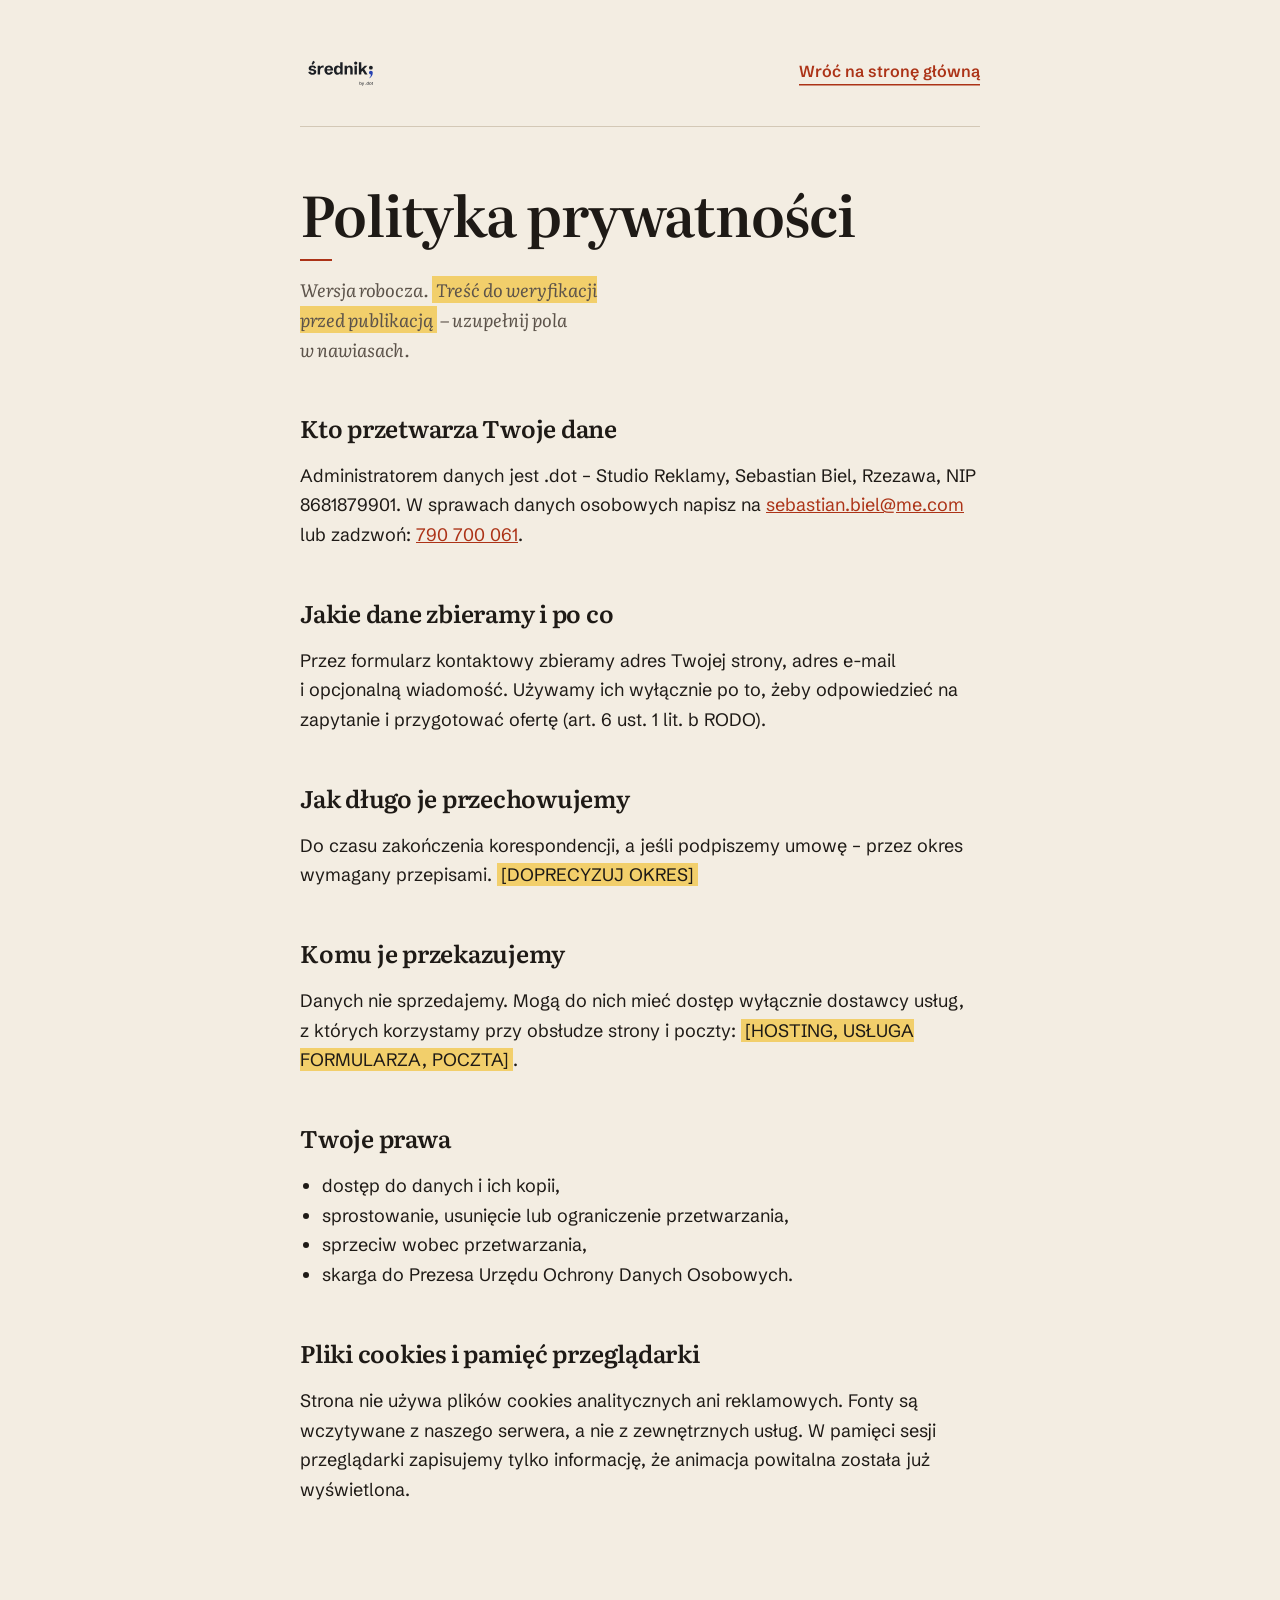
<file: polityka-prywatnosci.html>
<!doctype html>
<html lang="pl" data-theme="light">
<head>
<meta charset="utf-8">
<meta name="viewport" content="width=device-width, initial-scale=1">
<title>Polityka prywatności – Średnik by .dot</title>
<meta name="robots" content="noindex">
<link rel="icon" href="assets/img/favicon.svg" type="image/svg+xml">
<link rel="stylesheet" href="assets/css/style.css">
</head>
<body>
<main class="legal">
  <div class="legal__top">
    <a href="index.html" aria-label="Średnik by .dot – strona główna"><img class="legal__logo" src="assets/img/logo.svg" alt="Średnik by .dot"></a>
    <a class="link-arrow" href="index.html">Wróć na stronę główną</a>
  </div>

  <h1>Polityka prywatności</h1>
  <p class="note">Wersja robocza. <span class="todo">Treść do weryfikacji przed publikacją</span> – uzupełnij pola w&nbsp;nawiasach.</p>

  <h2>Kto przetwarza Twoje dane</h2>
  <p>Administratorem danych jest .dot&nbsp;– Studio Reklamy, Sebastian Biel, Rzezawa, NIP 8681879901. W&nbsp;sprawach danych osobowych napisz na <a href="mailto:sebastian.biel@me.com">sebastian.biel@me.com</a> lub zadzwoń: <a href="tel:+48790700061">790&nbsp;700&nbsp;061</a>.</p>

  <h2>Jakie dane zbieramy i&nbsp;po co</h2>
  <p>Przez formularz kontaktowy zbieramy adres Twojej strony, adres e-mail i&nbsp;opcjonalną wiadomość. Używamy ich wyłącznie po to, żeby odpowiedzieć na zapytanie i&nbsp;przygotować ofertę (art.&nbsp;6 ust.&nbsp;1 lit.&nbsp;b RODO).</p>

  <h2>Jak długo je przechowujemy</h2>
  <p>Do czasu zakończenia korespondencji, a&nbsp;jeśli podpiszemy umowę&nbsp;– przez okres wymagany przepisami. <span class="todo">[DOPRECYZUJ OKRES]</span></p>

  <h2>Komu je przekazujemy</h2>
  <p>Danych nie sprzedajemy. Mogą do nich mieć dostęp wyłącznie dostawcy usług, z&nbsp;których korzystamy przy obsłudze strony i&nbsp;poczty: <span class="todo">[HOSTING, USŁUGA FORMULARZA, POCZTA]</span>.</p>

  <h2>Twoje prawa</h2>
  <ul>
    <li>dostęp do danych i&nbsp;ich kopii,</li>
    <li>sprostowanie, usunięcie lub ograniczenie przetwarzania,</li>
    <li>sprzeciw wobec przetwarzania,</li>
    <li>skarga do Prezesa Urzędu Ochrony Danych Osobowych.</li>
  </ul>

  <h2>Pliki cookies i&nbsp;pamięć przeglądarki</h2>
  <p>Strona nie używa plików cookies analitycznych ani reklamowych. Fonty są wczytywane z&nbsp;naszego serwera, a&nbsp;nie z&nbsp;zewnętrznych usług. W&nbsp;pamięci sesji przeglądarki zapisujemy tylko informację, że animacja powitalna została już wyświetlona.</p>
</main>
</body>
</html>
</file>
<file: assets/css/style.css>
/* =========================================================
   Średnik by .dot – strona główna
   ========================================================= */

/* ---------- Fonty (lokalnie, bez Google Fonts) ---------- */
@font-face {
  font-family: 'Schibsted Grotesk';
  src: url(../fonts/schibsted-grotesk-latin-wght-normal.woff2) format('woff2');
  font-weight: 400 900; font-style: normal; font-display: swap;
  unicode-range: U+0000-00FF,U+0131,U+0152-0153,U+02BB-02BC,U+02C6,U+02DA,U+02DC,U+0304,U+0308,U+0329,U+2000-206F,U+20AC,U+2122,U+2191,U+2193,U+2212,U+2215,U+FEFF,U+FFFD;
}
@font-face {
  font-family: 'Schibsted Grotesk';
  src: url(../fonts/schibsted-grotesk-latin-ext-wght-normal.woff2) format('woff2');
  font-weight: 400 900; font-style: normal; font-display: swap;
  unicode-range: U+0100-02BA,U+02BD-02C5,U+02C7-02CC,U+02CE-02D7,U+02DD-02FF,U+0304,U+0308,U+0329,U+1D00-1DBF,U+1E00-1E9F,U+1EF2-1EFF,U+2020,U+20A0-20AB,U+20AD-20C0,U+2113,U+2C60-2C7F,U+A720-A7FF;
}
@font-face {
  font-family: 'Literata';
  src: url(../fonts/literata-latin-opsz-normal.woff2) format('woff2');
  font-weight: 200 900; font-style: normal; font-display: swap;
  unicode-range: U+0000-00FF,U+0131,U+0152-0153,U+02BB-02BC,U+02C6,U+02DA,U+02DC,U+0304,U+0308,U+0329,U+2000-206F,U+20AC,U+2122,U+2191,U+2193,U+2212,U+2215,U+FEFF,U+FFFD;
}
@font-face {
  font-family: 'Literata';
  src: url(../fonts/literata-latin-ext-opsz-normal.woff2) format('woff2');
  font-weight: 200 900; font-style: normal; font-display: swap;
  unicode-range: U+0100-02BA,U+02BD-02C5,U+02C7-02CC,U+02CE-02D7,U+02DD-02FF,U+0304,U+0308,U+0329,U+1D00-1DBF,U+1E00-1E9F,U+1EF2-1EFF,U+2020,U+20A0-20AB,U+20AD-20C0,U+2113,U+2C60-2C7F,U+A720-A7FF;
}
@font-face {
  font-family: 'Literata';
  src: url(../fonts/literata-latin-opsz-italic.woff2) format('woff2');
  font-weight: 200 900; font-style: italic; font-display: swap;
  unicode-range: U+0000-00FF,U+0131,U+0152-0153,U+02BB-02BC,U+02C6,U+02DA,U+02DC,U+0304,U+0308,U+0329,U+2000-206F,U+20AC,U+2122,U+2191,U+2193,U+2212,U+2215,U+FEFF,U+FFFD;
}
@font-face {
  font-family: 'Literata';
  src: url(../fonts/literata-latin-ext-opsz-italic.woff2) format('woff2');
  font-weight: 200 900; font-style: italic; font-display: swap;
  unicode-range: U+0100-02BA,U+02BD-02C5,U+02C7-02CC,U+02CE-02D7,U+02DD-02FF,U+0304,U+0308,U+0329,U+1D00-1DBF,U+1E00-1E9F,U+1EF2-1EFF,U+2020,U+20A0-20AB,U+20AD-20C0,U+2113,U+2C60-2C7F,U+A720-A7FF;
}

/* ---------- Tokeny ---------- */
:root {
  /* Papier, atrament i czerwień korekty: Średnik poprawia strony tak,
     jak korektor poprawia tekst. */
  --paper: #F3EDE2;
  --sand: #E8DFCF;
  --ink: #1E1A16;
  --ink-2: #28221D;
  --line: #D3C8B6;
  --muted: #5C534A;
  --accent: #AC3317;
  --accent-deep: #84260F;
  --accent-light: #F0907A;
  --tag: #F2CF6B;
  --green: #33694A;
  --green-soft: #E2EBDF;
  --demo: #17706B;

  --sans: 'Schibsted Grotesk', 'Helvetica Neue', Arial, sans-serif;
  --serif: 'Literata', Georgia, 'Times New Roman', serif;

  --hdr: 76px;
  --gut: clamp(20px, 4vw, 40px);
  --ease: cubic-bezier(.16, 1, .3, 1);
  --ease-io: cubic-bezier(.76, 0, .24, 1);
  --ease-back: cubic-bezier(.34, 1.56, .64, 1);
  color-scheme: light;
}
@media (max-width: 999px) { :root { --hdr: 64px; } }

/* ---------- Baza ---------- */
*, *::before, *::after { box-sizing: border-box; }
html { -webkit-text-size-adjust: 100%; text-size-adjust: 100%; }
html.lenis, html.lenis body { height: auto; }
.lenis.lenis-smooth { scroll-behavior: auto !important; }
.lenis.lenis-stopped { overflow: hidden; }
body {
  margin: 0;
  background: var(--paper);
  color: var(--ink);
  font-family: var(--sans);
  font-size: 18px;
  line-height: 1.6;
  -webkit-font-smoothing: antialiased;
  -moz-osx-font-smoothing: grayscale;
  overflow-x: clip;
}
img, svg { display: block; max-width: 100%; }
a { color: var(--accent); }
a:hover { color: var(--accent-deep); }
:focus-visible { outline: 2px solid var(--accent); outline-offset: 3px; border-radius: 2px; }
.dark :focus-visible, .card--lead :focus-visible { outline-color: var(--accent-light); }
::selection { background: var(--tag); color: var(--ink); }
.has-intro body, .menu-open body { overflow: hidden; }

.sprite { position: absolute; width: 0; height: 0; overflow: hidden; }
.sr-only {
  position: absolute; width: 1px; height: 1px; margin: -1px; padding: 0; overflow: hidden;
  clip: rect(0 0 0 0); white-space: nowrap; border: 0;
}
.skip {
  position: fixed; left: 16px; top: 12px; z-index: 200; padding: 12px 18px; border-radius: 6px;
  background: var(--ink); color: var(--paper); font: 600 15px var(--sans); text-decoration: none;
  transform: translateY(-160%); transition: transform .3s var(--ease);
}
.skip:focus { transform: none; color: var(--paper); }

.wrap { width: 100%; max-width: 1280px; margin: 0 auto; padding: 0 var(--gut); }

/* ---------- Typografia ---------- */
.h2 {
  margin: 0;
  font: 600 clamp(36px, 3.9vw, 56px)/1.08 var(--serif);
  letter-spacing: -.02em;
  text-wrap: balance;
}
.h3 { margin: 0; font: 600 23px/1.25 var(--serif); letter-spacing: -.01em; }
.lead { margin: 0; font-size: clamp(19px, 1.5vw, 22px); line-height: 1.55; max-width: 34em; }
.note {
  font-family: var(--serif);
  position: relative; margin: 0; padding-top: 16px; max-width: 17em;
  font-style: italic; font-size: 16px; line-height: 1.5; color: var(--muted);
}
.note::before {
  content: ""; position: absolute; left: 0; top: 0; width: 32px; height: 2px; background: var(--accent);
  transform-origin: left;
}
.dark .note { color: #D8CFC2; }

/* Zakreślacz */
.hl {
  text-decoration: underline wavy var(--accent); text-decoration-thickness: 1.5px;
  text-underline-offset: .3em; text-decoration-skip-ink: none;
}

/* ---------- Przyciski ---------- */
.btn {
  --bg: var(--accent); --fg: #FFFFFF; --fill: var(--ink); --fg-h: #FFFFFF;
  position: relative; isolation: isolate; overflow: hidden;
  display: inline-flex; align-items: center; justify-content: center; gap: 10px;
  min-height: 54px; padding: 0 26px; border: 0; border-radius: 4px;
  background: var(--bg); color: var(--fg);
  font: 600 16px/1.2 var(--sans); text-decoration: none; cursor: pointer;
  transition: color .35s var(--ease), box-shadow .35s;
}
.btn::before {
  content: ""; position: absolute; inset: -1px; z-index: -1; border-radius: inherit;
  background: var(--fill); transform: translateY(102%);
  transition: transform .5s var(--ease);
}
@media (hover: hover) {
  .btn:hover { color: var(--fg-h); }
  .btn:hover::before { transform: none; }
  }
.btn__label { position: relative; display: inline-block; }
.btn__icon {
  width: 18px; height: 18px; flex: none; fill: none; stroke: currentColor; stroke-width: 2;
  stroke-linecap: round; stroke-linejoin: round; transition: transform .4s var(--ease);
}
.btn:hover .btn__icon { transform: translateX(4px); }
.btn--sm { min-height: 44px; padding: 0 18px; font-size: 15px; }
.btn--ghost { --bg: transparent; --fg: var(--ink); --fill: var(--ink); --fg-h: var(--paper); box-shadow: inset 0 0 0 1.5px var(--ink); }
.btn--light { --bg: var(--paper); --fg: var(--ink); --fill: var(--accent-light); --fg-h: var(--ink); }

.link-arrow {
  display: inline-flex; align-items: center; min-height: 44px;
  font: 600 16px var(--sans); color: var(--accent); text-decoration: none;
  background: linear-gradient(currentColor, currentColor) 0 calc(100% - 8px) / 100% 1.5px no-repeat;
  transition: background-size .45s var(--ease), color .3s;
}
.link-arrow:hover { background-size: 0 1.5px; background-position: 100% calc(100% - 8px); }

/* ---------- Intro ---------- */
.intro {
  position: fixed; inset: 0; z-index: 120; display: none;
  align-items: center; justify-content: center; background: var(--paper); cursor: pointer;
}
.has-intro .intro { display: flex; }
.intro__logo { width: min(64vw, 540px); height: auto; overflow: visible; }
.intro__dot, .intro__comma, .intro__by { opacity: 0; }

/* ---------- Nagłówek ---------- */
.hdr {
  position: fixed; inset: 0 0 auto 0; z-index: 60;
  transition: transform .55s var(--ease), background-color .35s, box-shadow .35s;
}
.hdr.is-scrolled {
  background: rgba(243, 237, 226, .9);
  -webkit-backdrop-filter: saturate(1.5) blur(14px); backdrop-filter: saturate(1.5) blur(14px);
  box-shadow: 0 1px 0 rgba(30, 26, 22, .1);
}
.hdr.is-hidden { transform: translateY(-101%); }
.hdr__in { display: flex; align-items: center; gap: 32px; height: var(--hdr); }
.hdr__logo { display: flex; align-items: center; min-height: 44px; color: var(--ink); flex: none; }
.hdr__logo svg { height: 34px; width: auto; }
.hdr__logo .logo-dot, .hdr__logo .logo-comma { transform-box: fill-box; transform-origin: 50% 0; transition: transform .5s var(--ease-back); }
.hdr__logo:hover .logo-dot { transform: translateY(-14px); }
.hdr__logo:hover .logo-comma { transform: rotate(-12deg); }
.hdr__nav { margin-left: auto; display: flex; gap: 30px; }
.hdr__nav a {
  position: relative; padding: 12px 0;
  font: 500 16px var(--sans); color: var(--ink); text-decoration: none;
}
.hdr__nav a::after {
  content: ""; position: absolute; left: 0; right: 0; bottom: 4px; height: 2px; background: var(--accent);
  transform: scaleX(0); transform-origin: right; transition: transform .45s var(--ease);
}
.hdr__nav a:hover::after, .hdr__nav a.is-active::after { transform: scaleX(1); transform-origin: left; }
.hdr__nav a.is-active { color: var(--accent); }
.hdr__progress {
  position: absolute; left: 0; bottom: 0; width: 100%; height: 2px; background: var(--accent);
  transform: scaleX(0); transform-origin: left;
}
.hdr__burger {
  display: none; position: relative; width: 44px; height: 44px; flex: none;
  border: 1.5px solid var(--ink); border-radius: 8px; background: transparent; cursor: pointer;
}
.hdr__burger span {
  position: absolute; left: 11px; right: 11px; height: 1.75px; background: var(--ink); border-radius: 2px;
  transition: transform .45s var(--ease), top .45s var(--ease);
}
.hdr__burger span:nth-child(1) { top: 16px; }
.hdr__burger span:nth-child(2) { top: 24px; }
.hdr__burger[aria-expanded="true"] span:nth-child(1) { top: 20px; transform: rotate(45deg); }
.hdr__burger[aria-expanded="true"] span:nth-child(2) { top: 20px; transform: rotate(-45deg); }

.menu {
  position: fixed; inset: 0; z-index: 55; background: var(--paper);
  display: flex; flex-direction: column; gap: 32px;
  padding: calc(var(--hdr) + 28px) var(--gut) calc(32px + env(safe-area-inset-bottom));
  overflow-y: auto;
}
.menu[hidden] { display: none; }
.menu__nav { display: flex; flex-direction: column; border-top: 1px solid var(--line); }
.menu__nav a {
  display: block; overflow: hidden; padding: 10px 0; border-bottom: 1px solid var(--line);
  font: 600 clamp(34px, 9vw, 52px)/1.15 var(--serif); letter-spacing: -.02em;
  color: var(--ink); text-decoration: none;
}
.menu__nav a span { display: inline-block; }
.menu__cta { align-self: flex-start; }
.menu__tag { margin: auto 0 0; font-family: var(--serif); font-style: italic; color: var(--muted); }
.menu__tag span { color: var(--accent); font-weight: 600; }

/* ---------- Hero + historia ---------- */
.story { position: relative; padding-top: var(--hdr); }
.story__grid {
  display: grid; grid-template-columns: minmax(0, 1fr) minmax(0, 1.12fr);
  column-gap: clamp(40px, 5vw, 88px); align-items: start;
}
.story__text { grid-column: 1; grid-row: 1; }
.story__visual {
  grid-column: 2; grid-row: 1;
  position: sticky; top: 0; height: 100vh; height: 100svh;
  display: flex; flex-direction: column; justify-content: center;
  padding: var(--hdr) 0 20px;
}

.hero {
  min-height: calc(100vh - var(--hdr)); min-height: calc(100svh - var(--hdr));
  display: flex; flex-direction: column; justify-content: center; gap: 26px;
  padding: 32px 0 64px;
}
.hero__title {
  margin: 0; font: 600 clamp(44px, 5vw, 76px)/1.06 var(--serif); letter-spacing: -.025em;
}
.hero__lead { margin: 0; max-width: 33em; font-size: clamp(18px, 1.4vw, 20px); line-height: 1.6; }
.hero__ctas { display: flex; flex-wrap: wrap; align-items: center; gap: 14px 26px; }
.note-line {
  font-family: var(--serif);
  margin: 0; max-width: 28em; padding-left: 14px; border-left: 2px solid var(--accent);
  font-style: italic; font-size: 16px; line-height: 1.5; color: var(--muted);
}
.scroll-cue {
  display: inline-flex; align-items: center; gap: 14px; align-self: flex-start; margin-top: 8px; min-height: 44px;
  font: 500 14px var(--sans); color: var(--muted); text-decoration: none;
}
.scroll-cue:hover { color: var(--ink); }
.scroll-cue__line { position: relative; width: 48px; height: 1.5px; background: var(--line); overflow: hidden; }
.scroll-cue__line::after {
  content: ""; position: absolute; inset: 0; background: var(--accent); transform: translateX(-100%);
  animation: cue 2.2s var(--ease-io) infinite;
}
@keyframes cue { 0% { transform: translateX(-100%); } 55% { transform: translateX(0); } 100% { transform: translateX(100%); } }

/* Poprawka korektorska: kropka zakreślona na czerwono, nad nią dopisany średnik */
.fix { position: relative; display: inline-block; }
.fix__mark { position: absolute; left: 50%; bottom: -.14em; width: .62em; height: 1.08em; max-width: none; transform: translateX(-47%); overflow: visible; pointer-events: none; }
.fix__ring { fill: none; stroke: var(--accent); stroke-width: 2.4; stroke-linecap: round; }
.fix__semi { fill: var(--accent); }

/* Kroki */
.steps__intro { padding: 14vh 0 4vh; display: flex; flex-direction: column; gap: 22px; }
.step {
  min-height: 66vh; display: flex; flex-direction: column; justify-content: center; gap: 16px;
  max-width: 31em; opacity: .3; transition: opacity .6s var(--ease);
}
.step.is-active { opacity: 1; }
.step:last-child { min-height: 100vh; }
.step p { margin: 0; font-size: 19px; line-height: 1.6; }
.step__num {
  display: flex; align-items: center; gap: 12px;
  font: 500 15px var(--sans) !important; color: var(--accent);
}
.step__num span { font-weight: 700; font-variant-numeric: tabular-nums; }
.step__title { margin: 0; font: 600 clamp(28px, 2.4vw, 34px)/1.15 var(--serif); letter-spacing: -.015em; }
.step__issues { margin: 0; padding-left: 24px; font-family: var(--serif); display: flex; flex-direction: column; gap: 10px; font-style: italic; font-size: 17px; line-height: 1.5; }
.step__issues li::marker { color: var(--accent); font: 700 16px var(--sans); }
.step .btn { align-self: flex-start; margin-top: 10px; }

/* ---------- Scena z makietą ---------- */
.stage {
  position: relative; margin: 0 auto; width: min(100%, calc((100svh - var(--hdr) - 110px) * 1.25));
  aspect-ratio: 100 / 80; perspective: 1800px;
}
.stage__tilt { position: absolute; inset: 0; transform-style: preserve-3d; }

.mock {
  position: absolute; left: 0; top: 0; width: 100%; aspect-ratio: 720 / 484;
  container-type: inline-size; border-radius: 12px; background: #FFFFFF;
  box-shadow: 0 0 0 1px rgba(30, 26, 22, .1), 0 2px 4px rgba(30, 26, 22, .04), 0 40px 80px -28px rgba(30, 26, 22, .38);
  transform-origin: 0 0; transform: translateY(9%); transition: transform 1.2s var(--ease-io);
}
.mock__in {
  height: 100%; display: flex; flex-direction: column; overflow: hidden; border-radius: inherit;
  font-size: calc(100cqw / 72);
}
.sticker {
  position: absolute; top: -14px; left: 18px; z-index: 5;
  padding: 7px 11px; border-radius: 4px; background: var(--tag); color: var(--ink);
  font: 600 12px/1 var(--sans); transform: rotate(-2.5deg);
  box-shadow: 0 8px 16px -8px rgba(30, 26, 22, .45);
}

.chrome {
  flex: none; height: 3.4em; display: flex; align-items: center; gap: 1.2em; padding: 0 1.4em;
  background: #EFF1EC; border-bottom: 1px solid #E0E3DC;
}
.chrome__dots { display: flex; gap: .6em; }
.chrome__dots i { display: block; width: 1em; height: 1em; border-radius: 50%; background: #D3D7CF; }
.chrome__url {
  position: relative; flex: 1; max-width: 42em; margin: 0 auto; height: 2.2em; padding: 0 1em;
  display: flex; align-items: center; justify-content: center; gap: .5em;
  border-radius: 1.1em; background: #FFFFFF; color: #4B5059;
  font-family: var(--sans); font-size: 1.15em; font-weight: 500; white-space: nowrap;
}
.chrome__url > svg { width: 1em; height: 1em; fill: none; stroke: currentColor; stroke-width: 2.2; }
.chrome__ok {
  position: absolute; right: .3em; top: 50%; display: inline-flex; align-items: center; gap: .3em;
  padding: .3em .7em .3em .5em; border-radius: 1em; background: var(--green-soft); color: #1F6B4A;
  font-size: .78em; font-weight: 600; opacity: 0; transform: translateY(-50%) scale(.6);
  transition: opacity .4s, transform .6s var(--ease-back);
}
.chrome__ok svg { width: 1.1em; height: 1.1em; fill: none; stroke: currentColor; stroke-width: 3; stroke-linecap: round; stroke-linejoin: round; }

.site { position: relative; flex: 1; overflow: hidden; background: #FFFFFF; font-family: Arial, Helvetica, sans-serif; color: #333333; }
.site p { margin: 0; }

.s-nav { position: absolute; inset: 0 0 auto 0; height: 3.6em; background: #3E5F7E; transition: background-color .9s var(--ease), box-shadow .9s; }
.s-brand { position: absolute; left: 1.6em; top: 0; height: 3.6em; display: flex; align-items: center; white-space: nowrap; }
.s-brand .o { font-size: 1.3em; font-weight: 700; color: #FFFFFF; letter-spacing: .02em; transition: opacity .4s; }
.s-brand .n {
  position: absolute; left: 0; top: 50%; display: flex; align-items: center; gap: .45em;
  font-family: var(--sans); font-size: 1.45em; font-weight: 700; color: #1C1F24;
  opacity: 0; transform: translateY(-20%); transition: opacity .5s, transform .7s var(--ease);
}
.s-mark { display: inline-block; position: relative; width: 1.1em; height: 1.1em; border-radius: .28em; background: var(--demo); }
.s-mark::after { content: ""; position: absolute; inset: .3em; border-radius: 50%; border: .12em solid #FFFFFF; }
.s-links { position: absolute; right: 1.6em; top: 0; height: 3.6em; display: flex; align-items: center; transition: transform 1s var(--ease-io); }
.s-links .o { font-size: 1.2em; color: #FFFFFF; white-space: nowrap; transition: opacity .4s; }
.s-links .n {
  position: absolute; right: 0; top: 50%; display: flex; gap: 1.6em; white-space: nowrap;
  font-family: var(--sans); font-size: 1.25em; font-weight: 500; color: #1C1F24;
  opacity: 0; transform: translateY(-50%);
  transition: opacity .5s;
}

.o-hero { position: absolute; left: 4em; right: 4em; top: 5.4em; text-align: center; font-family: 'Times New Roman', Times, serif; transition: opacity .4s, filter .4s; }
.o-title { position: relative; display: inline-block; font-size: 3em; line-height: 1.15; color: #3E5F7E; }
.o-title::after {
  content: ""; position: absolute; left: -3%; right: -3%; top: 54%; height: .07em; border-radius: .1em;
  background: var(--accent); transform: scaleX(0); transform-origin: left; transition: transform .45s var(--ease);
}
.o-sub { font-size: 1.4em; margin-top: .3em !important; }

.n-hero-c { position: absolute; left: 7em; right: 7em; top: 5em; text-align: center; opacity: 0; transform: translateY(1em); transition: opacity .5s, transform .7s var(--ease); }
.n-title-c { font-family: var(--sans); font-size: 2.5em; line-height: 1.12; font-weight: 700; letter-spacing: -.02em; color: #1C1F24; }
.n-sub-c { margin-top: .5em !important; font-family: var(--sans); font-size: 1.3em; color: #555555; }

.n-hero { position: absolute; left: 4em; top: 6.2em; width: 32.5em; opacity: 0; transform: translateX(-2em); transition: opacity .6s, transform .9s var(--ease); }
.n-title { font-family: var(--sans); font-size: 2.7em; line-height: 1.07; font-weight: 700; letter-spacing: -.03em; color: #1C1F24; }
.n-sub { margin-top: .7em !important; font-family: var(--sans); font-size: 1.3em; line-height: 1.4; color: #4B5059; }
.n-btns { display: flex; gap: .8em; margin-top: 1.4em !important; }
.n-btn { padding: .75em 1.2em; border-radius: .45em; background: var(--demo); color: #FFFFFF; font-family: var(--sans); font-size: 1.2em; font-weight: 700; }
.n-btn--ghost { background: transparent; color: #1C1F24; box-shadow: inset 0 0 0 .12em #1C1F24; }

.s-img {
  position: absolute; left: 9em; top: 13.4em; width: 54em; height: 11.6em; overflow: hidden; background: #D9D9D9;
  transition: left 1.1s var(--ease-io), top 1.1s var(--ease-io), width 1.1s var(--ease-io), height 1.1s var(--ease-io), border-radius 1.1s;
}
.s-img__old { position: absolute; inset: 0; display: flex; align-items: center; justify-content: center; gap: .5em; font-size: 1.2em; color: #777777; transition: opacity .4s; }
.s-img__old svg { width: 1.5em; height: 1.5em; fill: none; stroke: #999999; stroke-width: 1.5; }
.s-img__new { position: absolute; inset: 0; clip-path: inset(0 100% 0 0); transition: clip-path 1s var(--ease-io); }
.s-img__new svg, .s-img__new img, .p-img img { position: absolute; inset: 0; width: 100%; height: 100%; object-fit: cover; }
.p-img img { object-position: 64% 50%; }
/* Zdjęcie warsztatu na starej stronie: to samo, ale rozciągnięte, wyblakłe i nieostre */
.s-img__shot {
  position: absolute; inset: 0; width: 100%; height: 100%; object-fit: fill;
  filter: saturate(.45) sepia(.25) contrast(.85) brightness(1.12) blur(.5px); transition: opacity .4s;
}

.o-news { position: absolute; left: 9em; width: 54em; top: 26.8em; padding-top: 1em; border-top: 1px dashed #AAAAAA; font-family: 'Times New Roman', Times, serif; transition: opacity .4s, transform .5s var(--ease); }
.o-news p { font-size: 1.35em; line-height: 1.5; }
.o-news::after {
  content: ""; position: absolute; left: -1%; right: -1%; top: 62%; height: 2px; background: var(--accent);
  transform: scaleX(0); transform-origin: left; transition: transform .45s var(--ease);
}

.tiles { position: absolute; left: 4em; right: 4em; top: 27.3em; display: grid; grid-template-columns: repeat(3, minmax(0, 1fr)); gap: 1.6em; }
.tile {
  display: flex; flex-direction: column; gap: .3em; padding: 1.4em 1.6em; border-radius: .8em; background: #F2F4F7;
  opacity: 0; transform: translateY(2em) scale(.96); transition: opacity .5s, transform .8s var(--ease-back);
}
.tile svg { width: 2.4em; height: 2.4em; margin-bottom: .4em; fill: none; stroke: var(--demo); stroke-width: 1.75; stroke-linecap: round; stroke-linejoin: round; }
.tile b { font-family: var(--sans); font-size: 1.45em; color: #1C1F24; }
.tile span { font-family: var(--sans); font-size: 1.15em; line-height: 1.35; color: #4B5059; }

.o-foot { position: absolute; left: 0; right: 0; top: 39.6em; text-align: center; font-size: 1em; color: #999999; transition: opacity .4s; }
.n-foot {
  position: absolute; left: 4em; right: 4em; top: 40.4em; padding-top: 1.2em; border-top: 1px solid #E6E8EB;
  display: flex; justify-content: space-between; font-family: var(--sans); color: #4B5059;
  opacity: 0; transition: opacity .6s;
}
.n-foot b, .n-foot span { font-size: 1.15em; }
.n-foot b { color: #1C1F24; }

.chip {
  position: absolute; left: 0; top: 0; z-index: 2; white-space: nowrap;
  padding: .1em .2em; border-radius: .45em; color: #999999;
  transform: translate(calc(36em - 50%), 41.6em);
  transition: transform 1.2s var(--ease-io), background-color .5s, color .5s, padding .6s var(--ease), box-shadow .5s;
}
.chip__txt { display: block; font-size: 1em; transition: font-size .6s var(--ease); }

.audit { position: absolute; inset: 0; width: 100%; height: 100%; overflow: visible; pointer-events: none; z-index: 3; }
.audit__ring { fill: none; stroke: var(--accent); stroke-width: 3; stroke-linecap: round; stroke-linejoin: round; transition: stroke .4s, opacity .6s; }
.pin {
  position: absolute; z-index: 4; width: 2.6em; height: 2.6em; border-radius: 50%;
  display: flex; align-items: center; justify-content: center;
  background: var(--accent); color: #FFFFFF; box-shadow: 0 0 0 .3em rgba(255, 255, 255, .95), 0 .4em 1em -.3em rgba(30, 26, 22, .5);
  transition: background-color .4s, transform .6s var(--ease-back), opacity .5s;
}
.pin__n { font-family: var(--sans); font-size: 1.35em; font-weight: 700; transition: opacity .3s; }
.pin__ok { position: absolute; inset: 0; display: flex; align-items: center; justify-content: center; opacity: 0; transition: opacity .3s .15s; }
.pin__ok::before { content: ""; width: .95em; height: .5em; margin-top: -.25em; border-left: .22em solid #FFFFFF; border-bottom: .22em solid #FFFFFF; transform: rotate(-45deg); }
.pin__tag {
  position: absolute; top: 50%; left: calc(100% + .7em); transform: translateY(-50%);
  padding: .3em .65em; border-radius: .4em; background: #FFFFFF; white-space: nowrap;
  font: italic 500 max(11px, 1.3em)/1.2 var(--serif); color: var(--accent);
  box-shadow: 0 .3em 1em -.3em rgba(30, 26, 22, .35), 0 0 0 1px rgba(172, 51, 23, .15);
  transition: opacity .35s;
}
.p1 { left: 53.6em; top: 2.5em; }
.p2 { left: 62.2em; top: 24.6em; }
.p3 { left: 40.6em; top: 39.6em; }
.p1 .pin__tag, .p2 .pin__tag { left: auto; right: calc(100% + .7em); }

.phone {
  position: absolute; right: 0; top: 20%; width: 27.5%; aspect-ratio: 300 / 610; container-type: inline-size;
  opacity: 0; transform: translate(10%, 22%) rotate(6deg);
  transition: opacity .6s, transform 1.2s var(--ease-io);
}
.phone__in {
  height: 100%; padding: .9em; border-radius: 4.4em; background: #1C1F24; font-size: calc(100cqw / 30);
  box-shadow: 0 0 0 .2em #3A3F48 inset, 0 3em 6em -2em rgba(30, 26, 22, .55);
}
.phone__screen { position: relative; height: 100%; overflow: hidden; border-radius: 3.6em; background: #FFFFFF; }
.phone__screen::before { content: ""; position: absolute; top: 1em; left: 50%; z-index: 2; width: 7.5em; height: 2em; margin-left: -3.75em; border-radius: 1em; background: #1C1F24; }
.p-scroll { display: flex; flex-direction: column; gap: 1.2em; padding: 4em 1.8em 2em; font-family: var(--sans); color: #1C1F24; }
.p-scroll p { margin: 0; }
.p-nav { display: flex; align-items: center; justify-content: space-between; }
.p-brand { display: flex; align-items: center; gap: .4em; font-size: 1.4em; font-weight: 700; }
.p-call { width: 3.4em; height: 3.4em; border-radius: 50%; background: var(--demo); display: flex; align-items: center; justify-content: center; }
.p-call svg { width: 1.6em; height: 1.6em; fill: none; stroke: #FFFFFF; stroke-width: 2; stroke-linejoin: round; }
.p-title { font-size: 2.6em; line-height: 1.08; font-weight: 700; letter-spacing: -.03em; }
.p-sub { font-size: 1.35em; line-height: 1.4; color: #4B5059; }
.p-btn { display: block; padding: 1em; border-radius: .7em; background: var(--demo); color: #FFFFFF; text-align: center; font-size: 1.45em; font-weight: 700; }
.p-img { position: relative; height: 15em; overflow: hidden; border-radius: .9em; }
.p-img svg { width: 100%; height: 100%; }
.p-tile { display: flex; flex-direction: column; gap: .2em; padding: 1.2em 1.4em; border-radius: .9em; background: #F2F4F7; }
.p-tile b { font-size: 1.45em; }
.p-tile span { font-size: 1.2em; color: #4B5059; }

.report {
  position: absolute; left: 0; top: 47%; width: 48%; container-type: inline-size;
  opacity: 0; transform: translateY(14%) rotate(-3deg); transition: opacity .6s, transform 1.1s var(--ease-io);
}
.report__in {
  padding: 1.8em 2em 1.8em; border-radius: 1.2em; background: #FFFFFF; font-size: calc(100cqw / 30);
  box-shadow: 0 0 0 1px rgba(30, 26, 22, .08), 0 2.4em 4.8em -1.8em rgba(30, 26, 22, .45);
}
.r-head { display: flex; align-items: center; gap: 1em; padding-bottom: 1.2em; margin-bottom: 1.2em; border-bottom: 1px solid #E6E8E2; }
.r-semi { width: 1.9em; height: 3em; flex: none; }
.r-title { margin: 0; font: 700 1.75em/1.15 var(--sans); color: var(--ink); letter-spacing: -.02em; }
.r-meta { margin: .25em 0 0; font: 1.1em var(--sans); color: var(--muted); }
.r-rows { list-style: none; margin: 0; padding: 0; display: flex; flex-direction: column; gap: 1em; }
.r-rows li { display: flex; align-items: flex-start; gap: .9em; opacity: 0; transform: translateX(-1.2em); transition: opacity .4s, transform .6s var(--ease); }
.r-rows svg { flex: none; width: 2em; height: 2em; padding: .4em; border-radius: 50%; background: var(--green-soft); fill: none; stroke: var(--green); stroke-width: 3.2; stroke-linecap: round; stroke-linejoin: round; }
.r-rows p { margin: 0; display: flex; flex-direction: column; gap: .15em; }
.r-rows b { font: 600 1.3em/1.25 var(--sans); color: var(--ink); }
.r-rows s, .r-rows span { font: italic 1.12em/1.3 var(--serif); color: #80858C; }
.r-rows span { color: var(--green); }

.stage-ui {
  display: flex; align-items: center; gap: 14px; width: min(100%, calc((100svh - var(--hdr) - 110px) * 1.25));
  margin: 18px auto 0; font: 600 13px var(--sans); color: var(--muted);
}
.stage-ui__label { min-width: 8.5em; color: var(--ink); }
.stage-ui__bar { position: relative; flex: 1; height: 2px; background: var(--line); border-radius: 2px; overflow: hidden; }
.stage-ui__fill { position: absolute; inset: 0; background: var(--accent); transform: scaleX(0); transform-origin: left; transition: transform .8s var(--ease); }
.stage-ui__count { font-variant-numeric: tabular-nums; }

/* --- Stany sceny (narastająco: s1 … s6) --- */
.stage.s1 .o-title::after { transform: scaleX(1); }
.stage.s1 .o-hero { opacity: 0; filter: blur(4px); transition-delay: .4s; }
.stage.s1 .n-hero-c { opacity: 1; transform: none; transition-delay: .45s; }
.stage.s1 .a1 { stroke: var(--green); opacity: 0; transition-delay: 0s, .6s; }
.stage.s1 .p1 { background: var(--green); }
.stage.s1 .p1 .pin__n, .stage.s1 .p1 .pin__tag { opacity: 0; }
.stage.s1 .p1 .pin__ok { opacity: 1; }

.stage.s2 .chip {
  transform: translate(calc(70.4em - 100%), .35em);
  padding: .75em 1.1em; background: var(--demo); color: #FFFFFF; font-family: var(--sans); font-weight: 700;
  box-shadow: 0 .5em 1.2em -.4em rgba(23, 112, 107, .6);
  transition-delay: 0s, .55s, .55s, .55s, .55s;
}
.stage.s2 .chip__txt { font-size: 1.2em; }
.stage.s2 .s-links { transform: translateX(-17.5em); }
.stage.s2 .a3 { stroke: var(--green); opacity: 0; transition-delay: 0s, .6s; }
.stage.s2 .p3 { background: var(--green); }
.stage.s2 .p3 .pin__n, .stage.s2 .p3 .pin__tag { opacity: 0; }
.stage.s2 .p3 .pin__ok { opacity: 1; }

.stage.s3 .o-news::after { transform: scaleX(1); }
.stage.s3 .o-news { opacity: 0; transform: translateY(-.8em); transition-delay: .4s; }
.stage.s3 .tile { opacity: 1; transform: none; }
.stage.s3 .tile:nth-child(1) { transition-delay: .55s; }
.stage.s3 .tile:nth-child(2) { transition-delay: .68s; }
.stage.s3 .tile:nth-child(3) { transition-delay: .81s; }
.stage.s3 .a2 { stroke: var(--green); opacity: 0; transition-delay: 0s, .6s; }
.stage.s3 .p2 { background: var(--green); }
.stage.s3 .p2 .pin__n, .stage.s3 .p2 .pin__tag { opacity: 0; }
.stage.s3 .p2 .pin__ok { opacity: 1; }

.stage.s4 .s-nav { background: #FFFFFF; box-shadow: inset 0 -1px 0 #E6E8EB; }
.stage.s4 .s-brand .o, .stage.s4 .s-links .o { opacity: 0; }
.stage.s4 .s-brand .n { opacity: 1; transform: translateY(-50%); transition-delay: .3s; }
.stage.s4 .s-links .n { opacity: 1; transition-delay: .4s; }
.stage.s4 .n-hero-c { opacity: 0; transform: translateY(-1em); transition-delay: 0s; }
.stage.s4 .n-hero { opacity: 1; transform: none; transition-delay: .45s; }
.stage.s4 .s-img { left: 38.4em; top: 6.2em; width: 29.6em; height: 18em; border-radius: .8em; }
.stage.s4 .s-img__old, .stage.s4 .s-img__shot { opacity: 0; }
.stage.s4 .s-img__new { clip-path: inset(0 0 0 0); transition-delay: .75s; }
.stage.s4 .o-foot { opacity: 0; }
.stage.s4 .n-foot { opacity: 1; transition-delay: .6s; }
.stage.s4 .pin { opacity: 0; transform: scale(.3); }
.stage.s4 .chrome__ok { opacity: 1; transform: translateY(-50%) scale(1); transition-delay: 1.2s; }

.stage.s5 .mock { transform: translate(0, 3%) scale(.74); }
.stage.s5 .phone { opacity: 1; transform: none; transition-delay: .3s; }
.stage.s5 .p-scroll { animation: pscroll 10s 1.6s var(--ease-io) infinite; }
@keyframes pscroll { 0%, 18% { transform: none; } 48%, 66% { transform: translateY(-42%); } 96%, 100% { transform: none; } }

.stage.s6 .report { opacity: 1; transform: rotate(-1.5deg); }
.stage.s6 .r-rows li { opacity: 1; transform: none; }
.stage.s6 .r-rows li:nth-child(1) { transition-delay: .6s; }
.stage.s6 .r-rows li:nth-child(2) { transition-delay: .75s; }
.stage.s6 .r-rows li:nth-child(3) { transition-delay: .9s; }
.stage.s6 .r-rows li:nth-child(4) { transition-delay: 1.05s; }

/* ---------- Pasek z hasłami ---------- */
.marquee { overflow: hidden; padding: clamp(22px, 3vw, 40px) 0; border-block: 1px solid var(--line); background: var(--paper); }
.marquee__track { display: flex; width: max-content; will-change: transform; }
.marquee__row {
  flex: none; margin: 0; padding-right: .25em; white-space: nowrap;
  font: 500 clamp(44px, 7vw, 104px)/1.12 var(--serif); letter-spacing: -.025em;
}
.marquee__row b { color: var(--accent); }
html:not(.anim) .marquee__track { animation: none; }

/* ---------- Sekcje ---------- */
.sec { padding: clamp(88px, 11vw, 160px) 0; }
.sec--sage { background: var(--sand); }
.g12 { display: grid; grid-template-columns: repeat(12, minmax(0, 1fr)); column-gap: 24px; row-gap: 24px; }
.margin { grid-column: 1 / span 3; }
.body { grid-column: 4 / span 9; min-width: 0; }
.body > .h2 + * { margin-top: clamp(36px, 4vw, 56px); }
.sec__head { margin-bottom: clamp(44px, 5vw, 72px); align-items: start; }

/* Lista objawów */
.checks { margin: 0; padding: 0; border: 0; min-width: 0; display: grid; grid-template-columns: repeat(2, minmax(0, 1fr)); gap: 12px 16px; }
.check {
  position: relative; display: flex; align-items: flex-start; gap: 14px; padding: 18px 20px;
  border-radius: 4px; background: var(--paper); border: 1.5px solid transparent; cursor: pointer;
  font-size: 18px; line-height: 1.45;
  transition: border-color .3s, background-color .3s, transform .4s var(--ease), box-shadow .4s;
}
.check:hover { border-color: var(--line); }
.check input { position: absolute; opacity: 0; width: 1px; height: 1px; margin: 0; }
.check.has-focus { outline: 2px solid var(--accent); outline-offset: 3px; }
.check__box {
  flex: none; width: 24px; height: 24px; margin-top: 1px; border: 1.75px solid var(--ink); border-radius: 6px;
  display: flex; align-items: center; justify-content: center; transition: background-color .25s, border-color .25s, transform .4s var(--ease-back);
}
.check__box svg { width: 18px; height: 18px; fill: none; stroke: #FFFFFF; stroke-width: 3; stroke-linecap: round; stroke-linejoin: round; stroke-dasharray: 24; stroke-dashoffset: 24; transition: stroke-dashoffset .35s .08s var(--ease); }
.check.is-checked { border-color: var(--accent); background: #FFFFFF; box-shadow: 0 14px 30px -20px rgba(172, 51, 23, .55); }
.check.is-checked .check__box { background: var(--accent); border-color: var(--accent); transform: scale(1.08); }
.check.is-checked .check__box svg { stroke-dashoffset: 0; }

.verdict {
  margin-top: 20px !important; display: flex; flex-wrap: wrap; align-items: center; gap: 14px 22px;
  padding: 18px 22px; border-radius: 12px; border: 1px dashed var(--line);
}
.verdict__meter { display: flex; gap: 6px; }
.verdict__meter i { display: block; width: 26px; height: 8px; border-radius: 4px; background: var(--line); transition: background-color .3s, transform .4s var(--ease-back); }
.verdict__meter i.is-on { background: var(--accent); transform: scaleY(1.35); }
.verdict.is-ready .verdict__meter i.is-on { background: var(--accent); }
.verdict__text { flex: 1; min-width: 14em; margin: 0; font: 600 17px/1.4 var(--sans); }
.verdict__cta { opacity: 0; visibility: hidden; transform: translateY(8px); transition: opacity .4s, transform .5s var(--ease), visibility 0s .5s, color .35s; }
.verdict.is-ready .verdict__cta { opacity: 1; visibility: visible; transform: none; transition-delay: 0s; }
.checks + .verdict + .lead { margin-top: 36px; }

/* Cytat */
.quote__text {
  margin: 0 0 clamp(80px, 10vw, 150px); max-width: 15.5em;
  font: 500 clamp(38px, 5.2vw, 84px)/1.08 var(--serif); letter-spacing: -.025em; text-wrap: balance;
}
.quote__accent { color: var(--accent); }
.cols3 { display: grid; grid-template-columns: repeat(3, minmax(0, 1fr)); gap: 32px; }
.why__item { display: flex; flex-direction: column; gap: 14px; padding-top: 26px; border-top: 1px solid var(--line); }
.why__item p { margin: 0; font-size: 17px; line-height: 1.65; }
.why__icon { width: 48px; height: 48px; fill: none; stroke: var(--accent); stroke-width: 2; stroke-linecap: round; stroke-linejoin: round; }

/* Oferta */
.offer { list-style: none; margin: 0; padding: 0; display: grid; grid-template-columns: repeat(3, minmax(0, 1fr)); gap: clamp(28px, 3.4vw, 56px); }
.card {
  --mx: 50%; --my: 0%;
  position: relative; display: flex; flex-direction: column; gap: 16px;
  padding: clamp(28px, 2.6vw, 40px); border-radius: 4px; background: var(--sand);
}
.card--lead { background: var(--ink); color: var(--paper); }
.card__sticker {
  position: absolute; top: -14px; right: 24px; padding: 7px 12px; border-radius: 4px;
  background: var(--tag); color: var(--ink); font: 600 13px/1 var(--sans); transform: rotate(2.5deg);
  box-shadow: 0 8px 16px -8px rgba(30, 26, 22, .5);
}
.card__num { font: 700 15px var(--sans); letter-spacing: .06em; color: var(--accent); }
.card--lead .card__num, .card--lead .semi { color: var(--accent-light); }
.card__title { margin: 0; font: 600 clamp(30px, 2.5vw, 38px)/1.1 var(--serif); letter-spacing: -.02em; }
.semi { display: inline-block; margin-left: 1px; color: var(--accent); transition: transform .5s var(--ease-back); }
.card__text { margin: 0; flex-grow: 1; font-size: 17px; line-height: 1.6; }
.card--lead .card__text { color: #EDE6DA; }
.card__meta { list-style: none; margin: 0; padding: 0; display: flex; flex-direction: column; gap: 6px; font: 500 14px/1.4 var(--sans); color: var(--muted); }
.card__meta li { display: flex; align-items: center; gap: 10px; }
.card__meta li::before { content: ""; flex: none; width: 6px; height: 6px; border-radius: 50%; background: var(--accent); }
.card--lead .card__meta { color: #D8CFC2; }
.card--lead .card__meta li::before { background: var(--accent-light); }
.price { margin: 10px 0 4px; display: flex; align-items: baseline; gap: 8px; font-family: var(--sans); padding-top: 18px; border-top: 1px solid rgba(30, 26, 22, .12); }
.card--lead .price { border-color: rgba(243, 237, 226, .16); }
.price__from { font-size: 16px; color: var(--muted); }
.card--lead .price__from { color: #D8CFC2; }
.price__num { font-family: var(--serif); font-size: clamp(44px, 3.8vw, 58px); font-weight: 600; line-height: 1; letter-spacing: -.02em; font-variant-numeric: lining-nums tabular-nums; }
.price__cur { font-size: 18px; font-weight: 600; }
.card .btn { align-self: flex-start; }
.card .btn--ghost { min-height: 50px; padding: 0 18px; font-size: 15px; }

/* W każdym pakiecie – pod kartami oferty */
.incl { display: grid; grid-template-columns: 12em minmax(0, 1fr); gap: 16px 32px; align-items: start; margin-top: clamp(40px, 5vw, 64px); padding-top: 28px; border-top: 1px solid var(--line); }
.incl__title { margin: 0; font: 600 19px/1.4 var(--serif); color: var(--ink); }
.incl__list { list-style: none; margin: 0; padding: 0; display: grid; grid-template-columns: repeat(auto-fill, minmax(17em, 1fr)); gap: 12px 32px; }
.incl__list li { display: flex; align-items: center; gap: 10px; font: 500 16px/1.4 var(--sans); }
.incl__list svg { flex: none; width: 20px; height: 20px; fill: none; stroke: var(--accent); stroke-width: 2.6; stroke-linecap: round; stroke-linejoin: round; }

/* Proces */
.process { position: relative; list-style: none; margin: 0; padding: 0; }
.process__fill { position: absolute; left: 27px; top: 46px; bottom: 46px; width: 2px; background: var(--line); }
.process__fill span { position: absolute; inset: 0; background: var(--accent); transform: scaleY(0); transform-origin: top; }
html:not(.anim) .process__fill span { transform: none; }
.process__step { position: relative; display: grid; grid-template-columns: 56px minmax(0, 1fr); align-items: center; gap: 24px; padding: 18px 0; }
.process__num {
  position: relative; z-index: 1; width: 56px; height: 56px; border-radius: 50%;
  display: flex; align-items: center; justify-content: center;
  background: var(--sand); border: 2px solid var(--line); color: var(--muted); font: 700 21px var(--sans);
  transition: background-color .4s, border-color .4s, color .4s, transform .5s var(--ease-back), box-shadow .5s;
}
.process__step p { margin: 0; font-size: clamp(18px, 1.6vw, 22px); line-height: 1.5; color: var(--muted); transition: color .4s; }
.process__step.is-on .process__num, html:not(.anim) .process__num { background: var(--accent); border-color: var(--accent); color: #FFFFFF; }
.process__step.is-on .process__num { transform: scale(1.08); box-shadow: 0 0 0 8px rgba(172, 51, 23, .12); }
.process__step.is-on p, html:not(.anim) .process__step p { color: var(--ink); }


/* FAQ */
.faq { border-top: 1px solid var(--line); }
.faq details { border-bottom: 1px solid var(--line); }
.faq summary {
  display: flex; align-items: center; justify-content: space-between; gap: 24px; min-height: 44px; padding: 24px 0;
  font: 600 clamp(18px, 1.6vw, 22px)/1.35 var(--sans); cursor: pointer; list-style: none; transition: color .3s;
}
.faq summary::-webkit-details-marker { display: none; }
.faq summary:hover { color: var(--accent); }
.faq__ic { position: relative; flex: none; width: 38px; height: 38px; border-radius: 50%; border: 1.5px solid currentColor; color: var(--ink); transition: transform .5s var(--ease), background-color .3s, color .3s; }
.faq__ic::before, .faq__ic::after { content: ""; position: absolute; left: 50%; top: 50%; width: 14px; height: 1.75px; background: currentColor; transform: translate(-50%, -50%); }
.faq__ic::after { transform: translate(-50%, -50%) rotate(90deg); }
.faq details[open]:not(.is-closing) .faq__ic { transform: rotate(135deg); background: var(--ink); color: var(--sand); border-color: var(--ink); }
.faq__a { overflow: hidden; }
.faq__a p { margin: 0; padding: 0 0 26px; max-width: 38em; font-size: 18px; line-height: 1.65; }

/* Kontakt */
.dark { background: var(--ink); color: var(--paper); }
.contact { position: relative; overflow: hidden; }
.contact__semi {
  position: absolute; right: 2vw; top: 36px; width: clamp(180px, 20vw, 320px); height: auto;
  overflow: visible; pointer-events: none;
}
.contact__dot, .contact__comma { fill: none; stroke: #4E453D; stroke-width: 1.2; }
.contact__comma { stroke: #9A4A35; }
.contact__grid { position: relative; display: grid; grid-template-columns: minmax(0, 1fr) minmax(0, 1fr); gap: clamp(48px, 6vw, 104px); align-items: start; }
.contact__title { font-size: clamp(42px, 5.4vw, 80px); color: var(--paper); }
.contact .lead { margin-top: 26px; color: #EDE6DA; }
.contact__facts { list-style: none; margin: 44px 0 0; padding: 0; border-top: 1px solid #3D352E; max-width: 30em; }
.contact__facts li { display: flex; align-items: baseline; gap: 18px; padding: 16px 0; border-bottom: 1px solid #3D352E; font-size: 16px; color: #D8CFC2; }
.contact__direct { margin: 28px 0 0; font-size: 17px; line-height: 1.7; color: #D8CFC2; }
.contact__direct a { color: var(--accent-light); font-family: var(--sans); font-weight: 600; text-underline-offset: 4px; }
.contact__direct a:hover { color: #FFFFFF; }
.contact__facts b { min-width: 5.2em; font: 600 26px var(--serif); color: var(--accent-light); letter-spacing: -.02em; }

.form {
  position: relative; display: flex; flex-direction: column; gap: 22px; padding: clamp(26px, 3vw, 44px);
  border-radius: 8px; background: var(--ink-2); border: 1px solid #3D352E;
}
.field { position: relative; }
.field input, .field textarea {
  display: block; width: 100%; padding: 26px 0 10px; border: 0; border-bottom: 1.5px solid #5A5048; border-radius: 0;
  background: transparent; color: var(--paper); font: 500 17px var(--sans); outline: none; transition: border-color .3s;
}
.field textarea { min-height: 100px; resize: vertical; line-height: 1.5; }
.field label {
  position: absolute; left: 0; top: 26px; pointer-events: none; transform-origin: left top;
  font: 500 17px var(--sans); color: #B9AFA2; transition: transform .4s var(--ease), color .3s;
}
.field label span { font-weight: 400; color: #A89E91; }
.field input:focus + label, .field input:not(:placeholder-shown) + label,
.field textarea:focus + label, .field textarea:not(:placeholder-shown) + label { transform: translateY(-24px) scale(.78); color: var(--accent-light); }
.field::after {
  content: ""; position: absolute; left: 0; right: 0; bottom: 0; height: 2px; background: var(--accent-light);
  transform: scaleX(0); transform-origin: left; transition: transform .5s var(--ease);
}
.field textarea ~ ::after { bottom: 6px; }
.field:focus-within::after { transform: scaleX(1); }
.field input:focus-visible, .field textarea:focus-visible { outline: none; }
.field__hint { position: absolute; right: 0; top: 30px; font: italic 14px var(--serif); color: #A89E91; opacity: 0; transition: opacity .3s; pointer-events: none; }
.field input:focus ~ .field__hint { opacity: 1; }
.field input:not(:placeholder-shown) ~ .field__hint { opacity: 0; }
.field.is-invalid input { border-bottom-color: #FF9C8A; }
.field.is-invalid label { color: #FF9C8A; }
.field--hp { position: absolute; left: -9999px; width: 1px; height: 1px; overflow: hidden; margin: 0; }
.form__error { margin: 0; font: 500 15px/1.5 var(--sans); color: #FF9C8A; }
.form__error a { color: inherit; }
.form__error:empty { display: none; }
.form__submit { align-self: flex-start; margin-top: 4px; }
.form__submit.is-loading { pointer-events: none; opacity: .75; }
.form__small { margin: 0; font-size: 14px; color: #B9AFA2; }
.form__done {
  position: absolute; inset: 0; z-index: 2; border-radius: inherit; background: var(--ink-2);
  display: flex; flex-direction: column; align-items: center; justify-content: center; gap: 12px; padding: 32px; text-align: center;
  opacity: 0; visibility: hidden; transition: opacity .5s, visibility 0s .5s;
}
.form__done:focus { outline: none; }
.form.is-done .form__done { opacity: 1; visibility: visible; transition-delay: 0s; }
.form__done svg { width: 72px; height: 72px; fill: none; stroke: var(--accent-light); stroke-width: 2.5; stroke-linecap: round; stroke-linejoin: round; }
.form__done svg circle { stroke-dasharray: 152; stroke-dashoffset: 152; transition: stroke-dashoffset .9s .1s var(--ease); }
.form__done svg path { stroke-dasharray: 40; stroke-dashoffset: 40; transition: stroke-dashoffset .5s .75s var(--ease); }
.form.is-done .form__done svg circle, .form.is-done .form__done svg path { stroke-dashoffset: 0; }
.form__done-title { margin: 6px 0 0; font: 600 40px/1.1 var(--serif); letter-spacing: -.02em; }
.form__done-title span { color: var(--accent-light); }
.form__done p:last-child { margin: 0; max-width: 22em; color: #D8CFC2; }
.form.shake { animation: shake .45s var(--ease); }
@keyframes shake { 20% { transform: translateX(-8px); } 40% { transform: translateX(7px); } 60% { transform: translateX(-4px); } 80% { transform: translateX(2px); } }

/* Stopka */
.foot { padding: clamp(72px, 9vw, 128px) 0 0; overflow: hidden; border-top: 1px solid #352E28; }
.foot__tag {
  margin: 0 0 clamp(52px, 6vw, 96px); color: var(--paper);
  font: 600 clamp(42px, 7.2vw, 112px)/1.05 var(--serif); letter-spacing: -.03em;
}
.foot__semi { display: inline-block; width: .58em; height: .9em; vertical-align: -.32em; overflow: visible; }
.foot__dot, .foot__comma { fill: var(--accent-light); }
.foot__dot { transform-box: fill-box; transform-origin: 50% 50%; }
.foot__row { display: flex; flex-wrap: wrap; align-items: center; justify-content: space-between; gap: 28px 40px; padding-bottom: 32px; border-bottom: 1px solid #3D352E; }
.foot__logo svg { height: 60px; width: auto; }
.foot__nav { display: flex; flex-wrap: wrap; gap: 8px 28px; }
.foot__nav a { display: inline-flex; align-items: center; min-height: 44px; font: 500 15px var(--sans); color: var(--paper); text-decoration: none; background: linear-gradient(var(--accent-light), var(--accent-light)) 0 calc(100% - 10px) / 0 1.5px no-repeat; transition: background-size .45s var(--ease), color .3s; }
.foot__nav a:hover { color: var(--accent-light); background-size: 100% 1.5px; }
.foot__legal { display: flex; flex-wrap: wrap; align-items: center; gap: 0 26px; padding: 16px 0; font: 14px var(--sans); color: #D8CFC2; }
.foot__legal a { display: inline-flex; align-items: center; min-height: 44px; color: inherit; text-decoration: underline; text-decoration-color: #6A6056; text-underline-offset: 4px; transition: color .3s, text-decoration-color .3s; }
.foot__legal a:hover { color: var(--accent-light); text-decoration-color: currentColor; }
.foot__giant { color: #2C2621; line-height: 0; padding: 0 var(--gut); margin-top: clamp(24px, 4vw, 56px); }
.foot__giant svg { width: 100%; height: auto; margin: 0 auto; max-width: 1600px; transform-origin: 50% 100%; }
.foot__giant-comma { fill: var(--accent); }

/* ---------- Stany „przed animacją” (tylko gdy animacje są włączone) ---------- */
.anim:not(.hero-in) [data-hero], .anim:not(.hero-in) .hdr, .anim:not(.hero-in) .stage__tilt, .anim:not(.hero-in) .stage-ui { opacity: 0; }

/* ---------- Responsywność ---------- */
@media (max-width: 1180px) {
  .hdr__nav { gap: 22px; }
  .p1 .pin__tag, .p2 .pin__tag, .p3 .pin__tag { font-size: max(10px, 1.3em); }
}

@media (max-width: 999px) {
  .hdr__in { gap: 14px; }
  .hdr__logo svg { height: 30px; }
  .hdr__nav { display: none; }
  .hdr__cta { margin-left: auto; }
  .hdr__burger { display: block; }

  .story__grid { display: flex; flex-direction: column; align-items: stretch; }
  .story__text { display: contents; }
  .hero { order: 1; min-height: 0; padding: 36px 0 48px; gap: 22px; }
  .story__visual {
    order: 2; position: sticky; top: 0; z-index: 3; height: auto;
    margin: 0 calc(var(--gut) * -1); padding: calc(var(--hdr) + 10px) var(--gut) 14px;
    background: var(--paper); box-shadow: 0 1px 0 var(--line);
  }
  .steps { order: 3; }
  .stage, .stage-ui { width: min(100%, 560px); }
  .stage-ui { margin-top: 12px; }
  .steps__intro { padding: 40px 0 0; }
  .step { min-height: 46vh; justify-content: flex-start; padding: 32px 0 24px; max-width: 40em; opacity: .28; }
  .step:last-child { min-height: 64vh; }

  .margin, .body { grid-column: 1 / -1; }
  .note { max-width: 32em; }

  .offer { grid-template-columns: minmax(0, 1fr); max-width: 620px; }

  .contact__grid { grid-template-columns: minmax(0, 1fr); }
  .incl { grid-template-columns: minmax(0, 1fr); }
  .contact__semi { top: 40px; width: 130px; right: -10px; }
}

@media (max-width: 760px) {
  body { font-size: 17px; }
  .cols3 { grid-template-columns: minmax(0, 1fr); gap: 28px; }
  .checks { grid-template-columns: minmax(0, 1fr); }
  .pin__tag { display: none; }
  .pin { width: 3.2em; height: 3.2em; }
  .pin__n { font-size: 1.6em; }
  .phone { width: 31%; top: 22%; }
  .report { width: 60%; top: 42%; }
  .sticker { font-size: 10px; padding: 5px 8px; top: -10px; left: 10px; }
  .step p { font-size: 17px; }
  .hero__ctas .btn { width: 100%; }
  .foot__row { flex-direction: column; align-items: flex-start; }
  .contact__semi { display: none; }
}

@media (max-width: 420px) {
  .hdr__cta { padding: 0 14px; font-size: 14px; }
  .hdr__logo svg { height: 28px; }
}

/* Mniej ruchu */
@media (prefers-reduced-motion: reduce) {
  *, *::before, *::after {
    animation-duration: .01ms !important; animation-iteration-count: 1 !important;
    transition-duration: .01ms !important; transition-delay: 0s !important; scroll-behavior: auto !important;
  }
}

/* ---------- Polityka prywatności ---------- */
.legal { max-width: 760px; margin: 0 auto; padding: 48px var(--gut) 120px; }
.legal__top { display: flex; align-items: center; justify-content: space-between; gap: 24px; padding-bottom: 32px; margin-bottom: 56px; border-bottom: 1px solid var(--line); }
.legal__logo { height: 46px; width: auto; }
.legal h1 { margin: 0 0 16px; font: 600 clamp(36px, 5vw, 56px)/1.08 var(--serif); letter-spacing: -.02em; }
.legal h2 { margin: 48px 0 12px; font: 600 24px/1.25 var(--serif); letter-spacing: -.01em; }
.legal p, .legal li { font-size: 18px; line-height: 1.65; }
.legal ul { padding-left: 22px; }
.todo { background: var(--tag); padding: 0 4px; }
</file>
